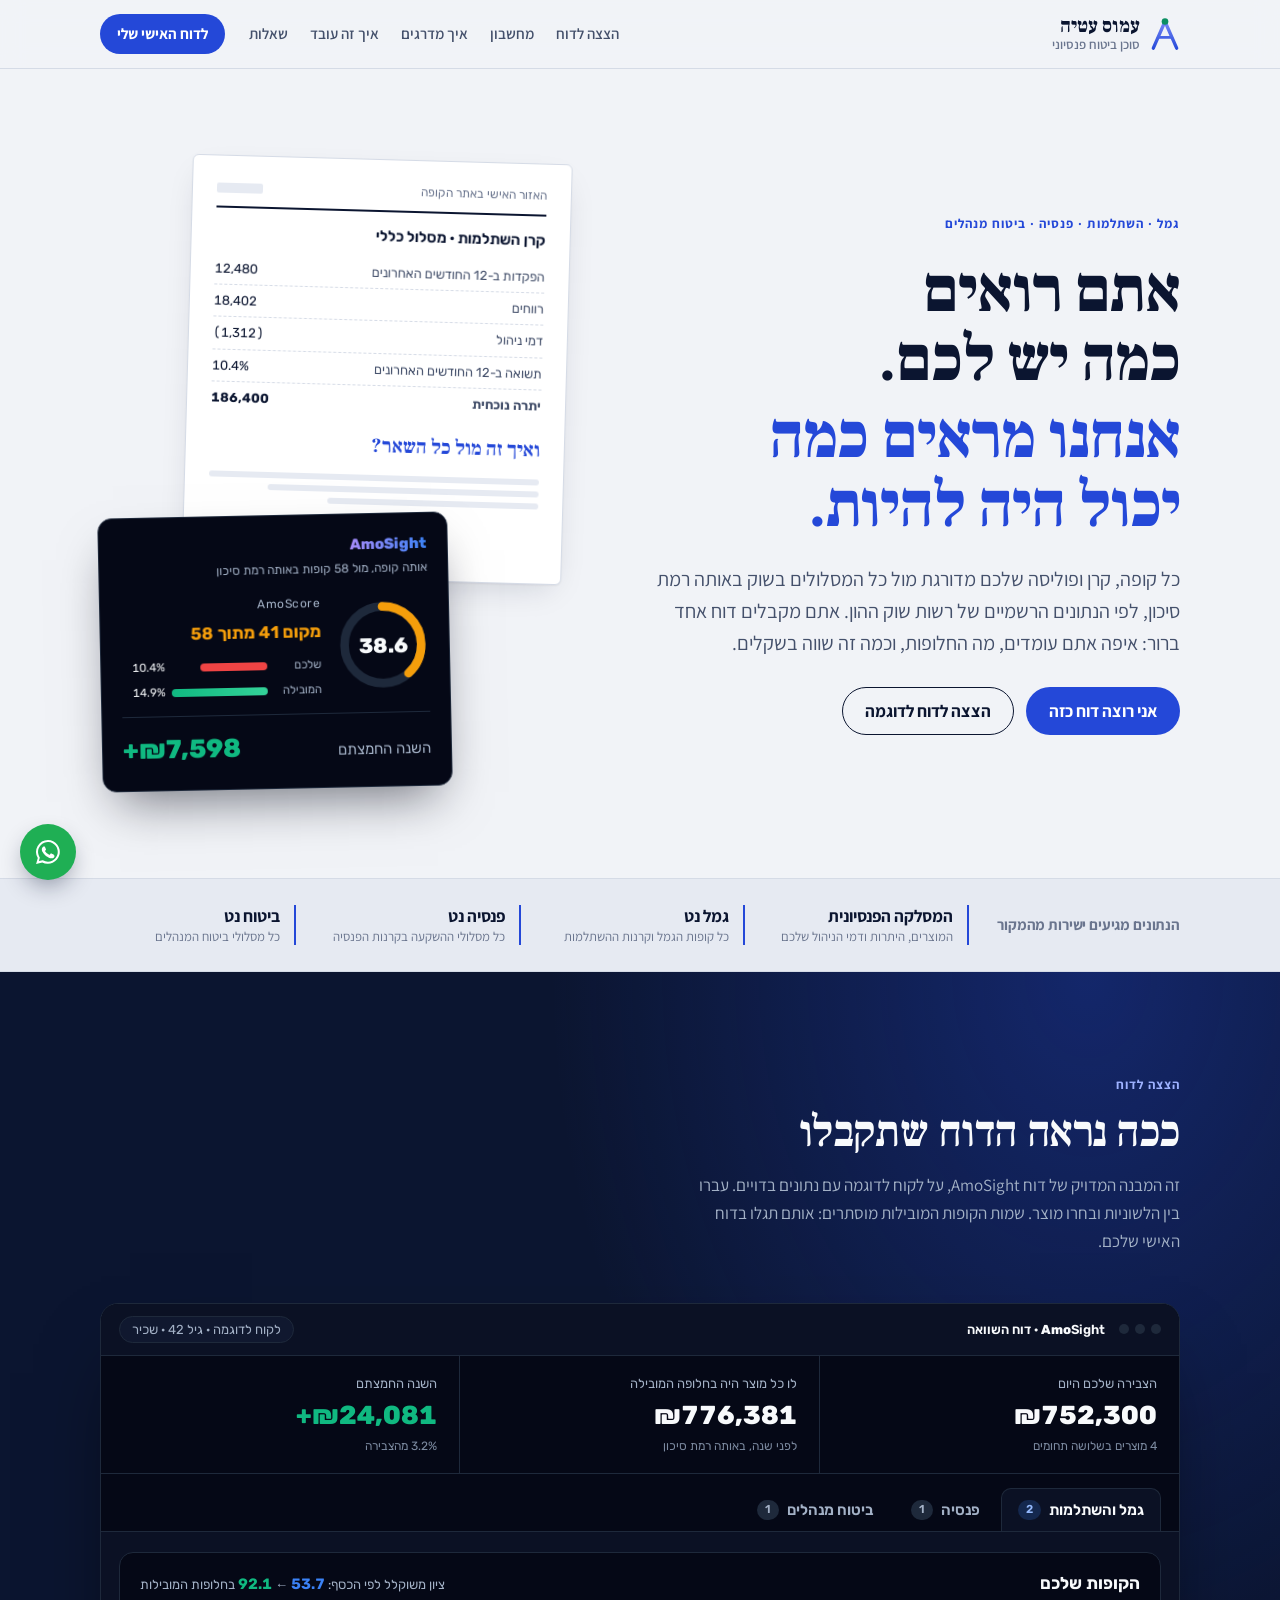
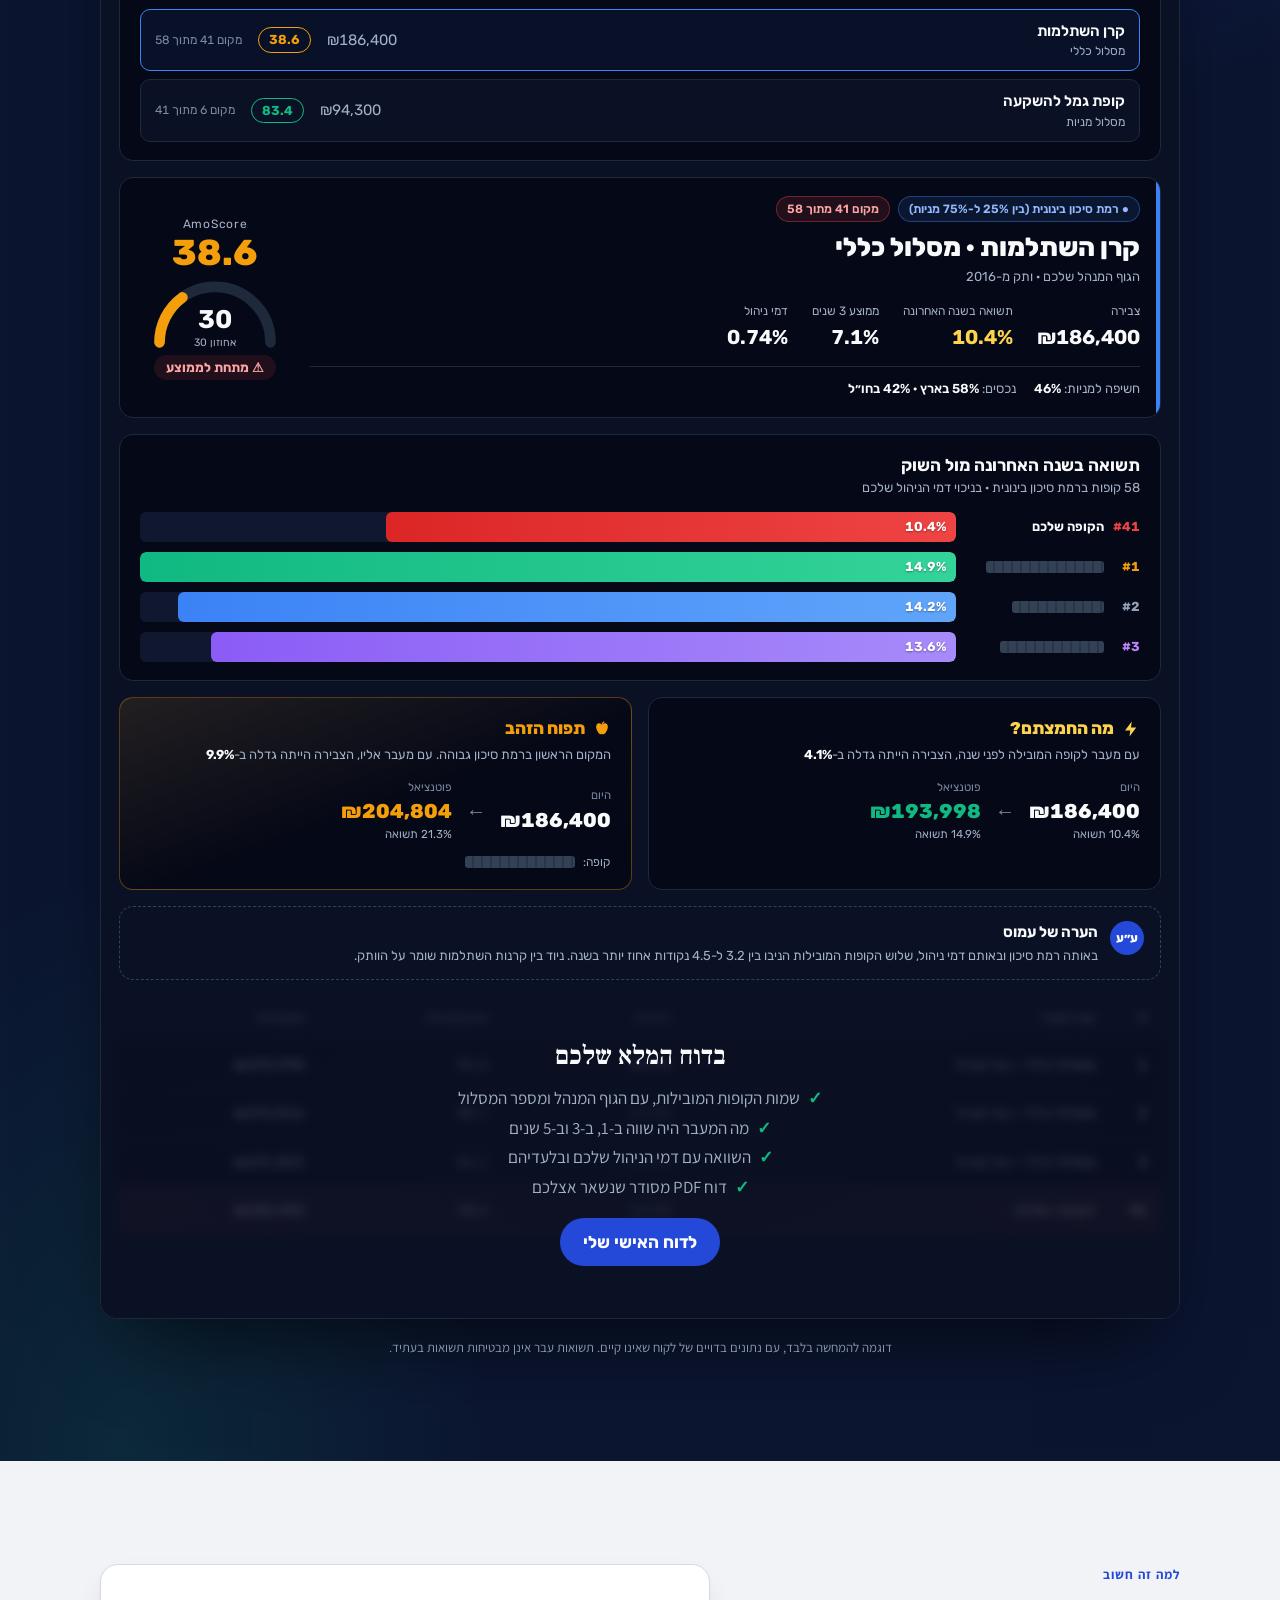
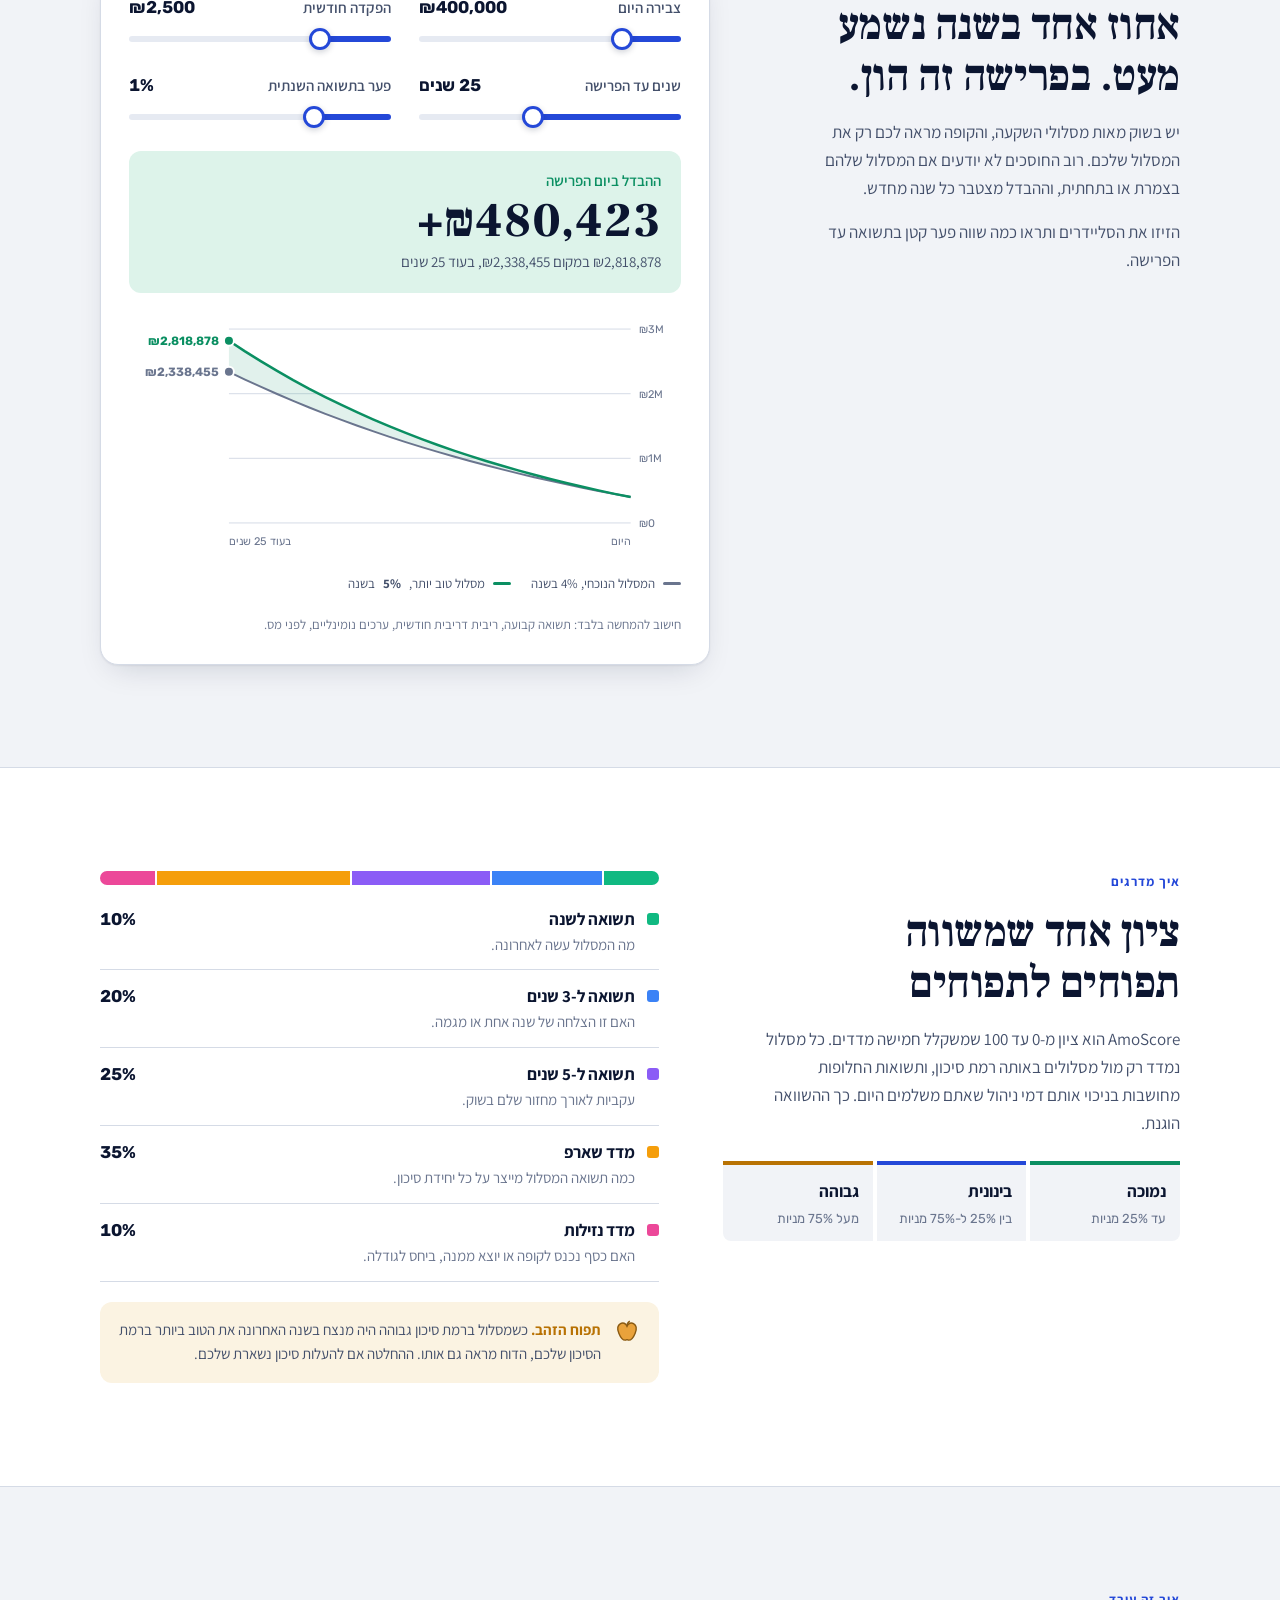
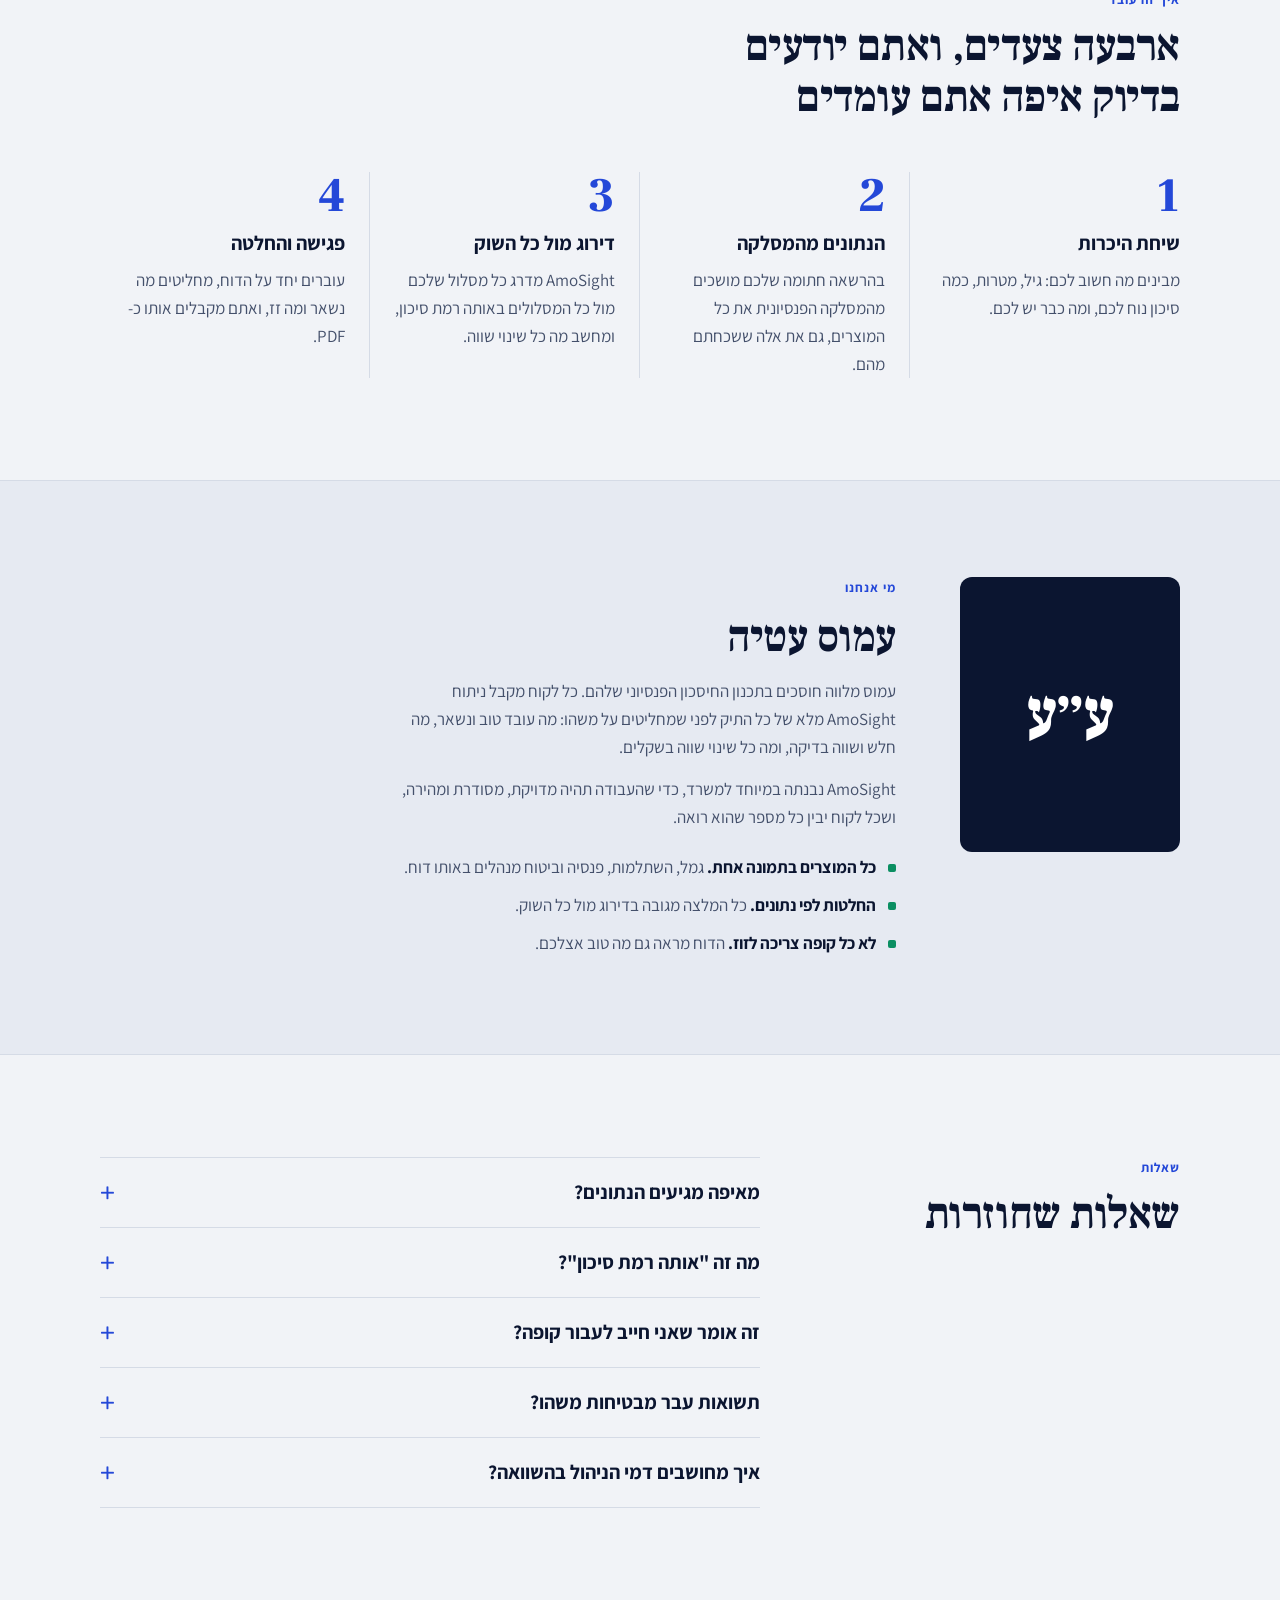
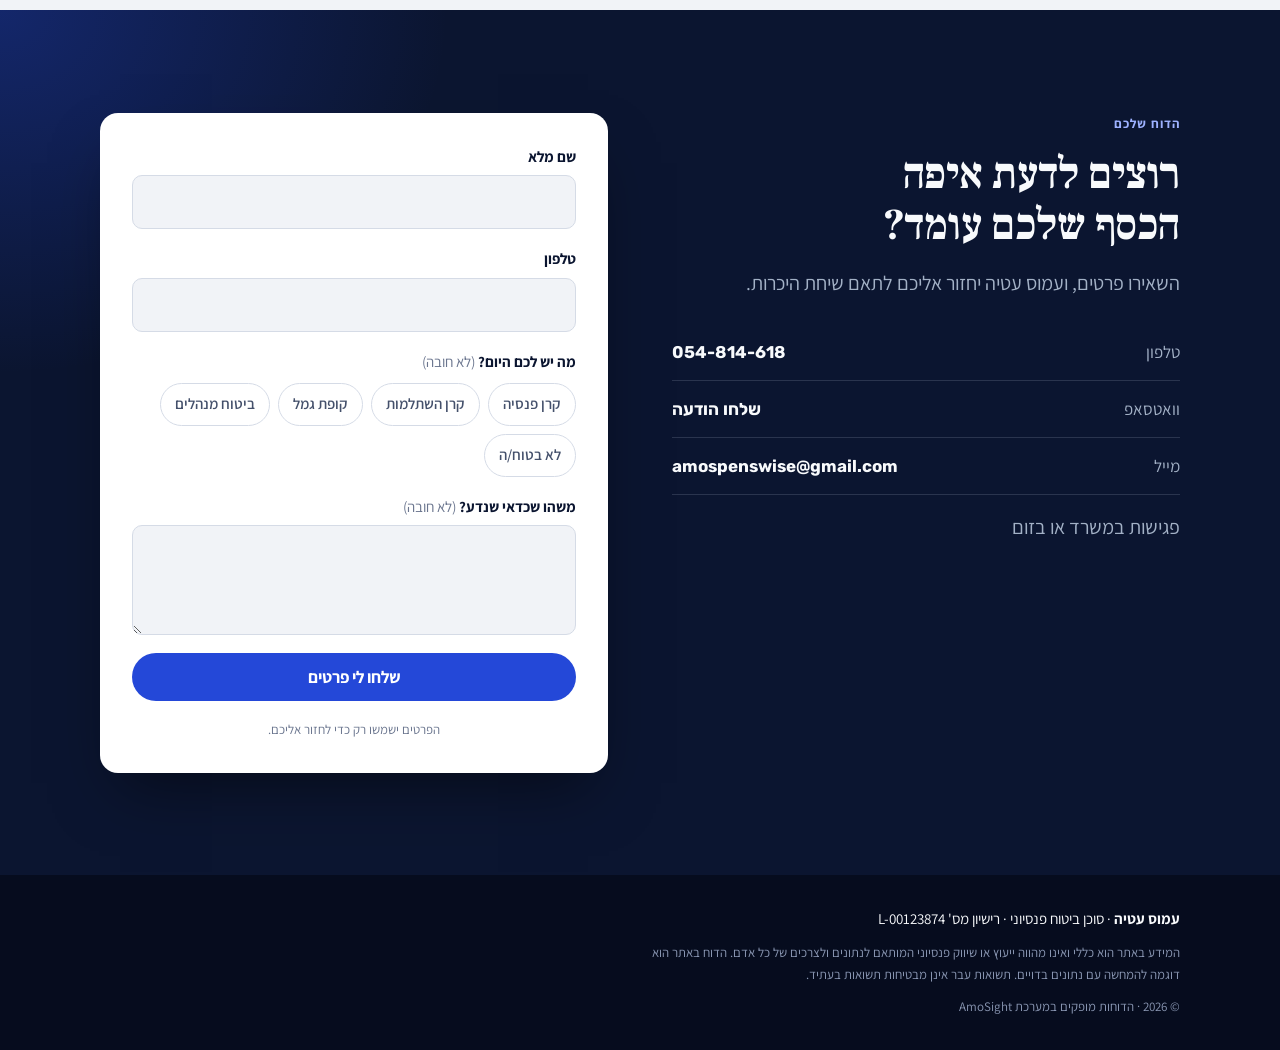
<file: index.html>
<!doctype html>
<html lang="he" dir="rtl">
<head>
  <meta charset="utf-8">
  <meta name="viewport" content="width=device-width, initial-scale=1, viewport-fit=cover">
  <title>עמוס עטיה · תכנון פנסיוני</title>
  <meta name="description" content="כל קופה, קרן ופוליסה שלכם מדורגת מול כל המסלולים בשוק באותה רמת סיכון. דוח אחד ברור: איפה אתם עומדים, מה החלופות, וכמה זה שווה בשקלים.">
  <meta name="theme-color" content="#0B1530">

  <meta property="og:type" content="website">
  <meta property="og:locale" content="he_IL">
  <meta property="og:title" content="עמוס עטיה · כמה הכסף הפנסיוני שלכם יכול היה להרוויח?">
  <meta property="og:description" content="דירוג של כל קופה, קרן ופוליסה שלכם מול כל השוק, בדוח אחד ברור.">
  <!-- Replace with the full URL once the site has a domain: WhatsApp and Facebook need it absolute -->
  <meta property="og:image" content="assets/img/og-image.png">
  <meta property="og:image:width" content="1200">
  <meta property="og:image:height" content="630">
  <meta name="twitter:card" content="summary_large_image">

  <link rel="icon" href="assets/img/logo.svg" type="image/svg+xml">
  <link rel="preconnect" href="https://fonts.googleapis.com">
  <link rel="preconnect" href="https://fonts.gstatic.com" crossorigin>
  <link rel="stylesheet" href="https://fonts.googleapis.com/css2?family=Assistant:wght@400;500;600;700;800&family=Frank+Ruhl+Libre:wght@500;700;900&family=Rubik:wght@400;500;600;700;800&display=swap">
  <link rel="stylesheet" href="assets/css/site.css">
  <script src="assets/js/config.js" defer></script>
  <script src="assets/js/site.js" defer></script>
</head>
<body>
  <a class="skip-link" href="#main">דלגו לתוכן</a>

  <header class="topbar">
    <div class="wrap topbar-inner">
      <a class="brand" href="#top" aria-label="לראש העמוד">
        <img class="brand-mark" src="assets/img/logo.svg" alt="" width="30" height="34">
        <span class="brand-text">
          <span class="brand-name" data-site="advisorName">עמוס עטיה</span>
          <span class="brand-role" data-site="role">תכנון פנסיוני</span>
        </span>
      </a>
      <nav class="nav" aria-label="ניווט ראשי">
        <a href="#peek">הצצה לדוח</a>
        <a href="#gap">מחשבון</a>
        <a href="#score">איך מדרגים</a>
        <a href="#how">איך זה עובד</a>
        <a href="#faq">שאלות</a>
      </nav>
      <a class="btn btn-primary btn-sm" href="#contact">לדוח האישי שלי</a>
    </div>
  </header>

  <main id="main">

    <!-- ─── Hero ──────────────────────────────────────────────────────────── -->
    <section class="hero" id="top">
      <div class="wrap hero-grid">
        <div class="hero-copy">
          <p class="eyebrow">גמל · השתלמות · פנסיה · ביטוח מנהלים</p>
          <h1 class="hero-title">
            אתם רואים כמה יש לכם.
            <span class="hero-title-em">אנחנו מראים כמה יכול היה להיות.</span>
          </h1>
          <p class="lede">
            כל קופה, קרן ופוליסה שלכם מדורגת מול כל המסלולים בשוק באותה רמת סיכון, לפי הנתונים
            הרשמיים של רשות שוק ההון. אתם מקבלים דוח אחד ברור: איפה אתם עומדים, מה החלופות,
            וכמה זה שווה בשקלים.
          </p>
          <div class="hero-cta">
            <a class="btn btn-primary" href="#contact">אני רוצה דוח כזה</a>
            <a class="btn btn-ghost" href="#peek">הצצה לדוח לדוגמה</a>
          </div>
        </div>

        <figure class="hero-visual" aria-label="היתרה כפי שהקופה מציגה אותה, לעומת דירוג AmoSight של אותה קופה">
          <div class="statement">
            <div class="statement-head">
              <span>האזור האישי באתר הקופה</span>
              <span class="statement-logo"></span>
            </div>
            <div class="statement-title">קרן השתלמות · מסלול כללי</div>
            <dl class="statement-rows">
              <div><dt>הפקדות ב-12 החודשים האחרונים</dt><dd>12,480</dd></div>
              <div><dt>רווחים</dt><dd>18,402</dd></div>
              <div><dt>דמי ניהול</dt><dd>(1,312)</dd></div>
              <div><dt>תשואה ב-12 החודשים האחרונים</dt><dd>10.4%</dd></div>
              <div class="statement-total"><dt>יתרה נוכחית</dt><dd>186,400</dd></div>
            </dl>
            <p class="statement-ask">ואיך זה מול כל השאר?</p>
            <div class="statement-lines" aria-hidden="true"><i></i><i></i><i></i></div>
          </div>

          <div class="insight">
            <div class="insight-head">
              <span class="insight-brand">AmoSight</span>
              <span class="insight-sub">אותה קופה, מול 58 קופות באותה רמת סיכון</span>
            </div>
            <div class="insight-main">
              <svg class="insight-ring" viewBox="0 0 96 96" aria-hidden="true">
                <circle cx="48" cy="48" r="40" class="ring-track"></circle>
                <circle cx="48" cy="48" r="40" class="ring-fill"></circle>
                <text x="48" y="48">38.6</text>
              </svg>
              <div class="insight-facts">
                <div class="insight-label">AmoScore</div>
                <div class="insight-rank">מקום 41 מתוך 58</div>
                <div class="insight-bars">
                  <div class="ibar"><span>שלכם</span><b style="--w: 70%" class="ibar-you"></b><em>10.4%</em></div>
                  <div class="ibar"><span>המובילה</span><b style="--w: 100%" class="ibar-top"></b><em>14.9%</em></div>
                </div>
              </div>
            </div>
            <div class="insight-foot">
              <span>השנה החמצתם</span>
              <strong><bdi dir="ltr">+₪7,598</bdi></strong>
            </div>
          </div>
          <figcaption class="sr-only">דוגמה: קרן השתלמות שמדורגת במקום 41 מתוך 58, עם תשואה של 10.4% מול 14.9% בקופה המובילה.</figcaption>
        </figure>
      </div>
    </section>

    <!-- ─── Data sources ──────────────────────────────────────────────────── -->
    <section class="sources" aria-labelledby="sources-title">
      <div class="wrap sources-inner">
        <h2 class="sources-title" id="sources-title">הנתונים מגיעים ישירות מהמקור</h2>
        <ul class="sources-list">
          <li><strong>המסלקה הפנסיונית</strong><span>המוצרים, היתרות ודמי הניהול שלכם</span></li>
          <li><strong>גמל נט</strong><span>כל קופות הגמל וקרנות ההשתלמות</span></li>
          <li><strong>פנסיה נט</strong><span>כל מסלולי ההשקעה בקרנות הפנסיה</span></li>
          <li><strong>ביטוח נט</strong><span>כל מסלולי ביטוח המנהלים</span></li>
        </ul>
      </div>
    </section>

    <!-- ─── Sneak peek ────────────────────────────────────────────────────── -->
    <section class="peek" id="peek" aria-labelledby="peek-title">
      <div class="wrap">
        <div class="section-head section-head--light">
          <p class="eyebrow eyebrow--light">הצצה לדוח</p>
          <h2 id="peek-title">ככה נראה הדוח שתקבלו</h2>
          <p>
            זה המבנה המדויק של דוח AmoSight, על לקוח לדוגמה עם נתונים בדויים. עברו בין הלשוניות
            ובחרו מוצר. שמות הקופות המובילות מוסתרים: אותם תגלו בדוח האישי שלכם.
          </p>
        </div>

        <div class="report" id="report">
          <div class="report-bar">
            <span class="report-dots" aria-hidden="true"><i></i><i></i><i></i></span>
            <span class="report-bar-title"><b>Amo</b>Sight · דוח השוואה</span>
            <span class="report-bar-client">לקוח לדוגמה · גיל 42 · שכיר</span>
          </div>

          <div class="report-overall" id="report-overall"></div>

          <div class="report-tabs" role="tablist" aria-label="סוג המוצר">
            <button class="report-tab" role="tab" id="tab-provident" data-tab="provident" aria-selected="true" aria-controls="report-panel">גמל והשתלמות <span class="tab-count"></span></button>
            <button class="report-tab" role="tab" id="tab-pension" data-tab="pension" aria-selected="false" aria-controls="report-panel" tabindex="-1">פנסיה <span class="tab-count"></span></button>
            <button class="report-tab" role="tab" id="tab-insurance" data-tab="insurance" aria-selected="false" aria-controls="report-panel" tabindex="-1">ביטוח מנהלים <span class="tab-count"></span></button>
          </div>

          <div class="report-panel" id="report-panel" role="tabpanel" aria-labelledby="tab-provident">
            <noscript><p class="report-noscript">כדי לראות את הדוח לדוגמה צריך להפעיל JavaScript בדפדפן.</p></noscript>
          </div>

          <div class="report-locked">
            <div class="locked-table" aria-hidden="true">
              <div class="locked-row locked-row--head"><span>#</span><span>שם הקופה</span><span>תשואה</span><span>AmoScore</span><span>פוטנציאל</span></div>
              <div class="locked-row"><span>1</span><span>מסלול כללי · גוף מנהל</span><span>14.9%</span><span>91.2</span><span>₪193,998</span></div>
              <div class="locked-row"><span>2</span><span>מסלול כללי · גוף מנהל</span><span>14.2%</span><span>88.7</span><span>₪192,816</span></div>
              <div class="locked-row"><span>3</span><span>מסלול כללי · גוף מנהל</span><span>13.6%</span><span>86.1</span><span>₪191,803</span></div>
              <div class="locked-row locked-row--you"><span>41</span><span>הקופה שלכם</span><span>10.4%</span><span>38.6</span><span>₪186,400</span></div>
            </div>
            <div class="locked-cta">
              <h3>בדוח המלא שלכם</h3>
              <ul>
                <li>שמות הקופות המובילות, עם הגוף המנהל ומספר המסלול</li>
                <li>מה המעבר היה שווה ב-1, ב-3 וב-5 שנים</li>
                <li>השוואה עם דמי הניהול שלכם ובלעדיהם</li>
                <li>דוח PDF מסודר שנשאר אצלכם</li>
              </ul>
              <a class="btn btn-primary" href="#contact">לדוח האישי שלי</a>
            </div>
          </div>
        </div>

        <p class="peek-disclaimer">
          דוגמה להמחשה בלבד, עם נתונים בדויים של לקוח שאינו קיים. תשואות עבר אינן מבטיחות תשואות בעתיד.
        </p>
      </div>
    </section>

    <!-- ─── The gap ───────────────────────────────────────────────────────── -->
    <section class="gap" id="gap" aria-labelledby="gap-title">
      <div class="wrap gap-grid">
        <div class="gap-copy">
          <p class="eyebrow">למה זה חשוב</p>
          <h2 id="gap-title">אחוז אחד בשנה נשמע מעט. בפרישה זה הון.</h2>
          <p>
            יש בשוק מאות מסלולי השקעה, והקופה מראה לכם רק את המסלול שלכם. רוב החוסכים לא יודעים אם
            המסלול שלהם בצמרת או בתחתית, וההבדל מצטבר כל שנה מחדש.
          </p>
          <p>
            הזיזו את הסליידרים ותראו כמה שווה פער קטן בתשואה עד הפרישה.
          </p>
        </div>

        <div class="calc" id="calc">
          <form class="calc-inputs" id="calc-form" aria-label="נתוני המחשבון">
            <div class="calc-field">
              <label for="calc-balance">צבירה היום</label>
              <output id="calc-balance-out" for="calc-balance"></output>
              <input type="range" id="calc-balance" min="0" max="2000000" step="10000" value="400000">
            </div>
            <div class="calc-field">
              <label for="calc-deposit">הפקדה חודשית</label>
              <output id="calc-deposit-out" for="calc-deposit"></output>
              <input type="range" id="calc-deposit" min="0" max="10000" step="100" value="2500">
            </div>
            <div class="calc-field">
              <label for="calc-years">שנים עד הפרישה</label>
              <output id="calc-years-out" for="calc-years"></output>
              <input type="range" id="calc-years" min="5" max="40" step="1" value="25">
            </div>
            <div class="calc-field">
              <label for="calc-gap">פער בתשואה השנתית</label>
              <output id="calc-gap-out" for="calc-gap"></output>
              <input type="range" id="calc-gap" min="0.25" max="3" step="0.25" value="1">
            </div>
          </form>

          <div class="calc-result" aria-live="polite">
            <div class="calc-result-label">ההבדל ביום הפרישה</div>
            <div class="calc-result-value" id="calc-diff"><bdi dir="ltr">+₪480,662</bdi></div>
            <div class="calc-result-sub" id="calc-sub"></div>
          </div>

          <div class="calc-chart" id="calc-chart">
            <svg id="calc-svg" role="img" aria-labelledby="calc-svg-title"><title id="calc-svg-title">צמיחת החיסכון בשני המסלולים</title></svg>
            <div class="calc-tip" id="calc-tip" hidden></div>
          </div>
          <div class="calc-legend">
            <span><i class="lg lg-base"></i>המסלול הנוכחי, 4% בשנה</span>
            <span><i class="lg lg-better"></i>מסלול טוב יותר, <b id="calc-legend-rate">5%</b> בשנה</span>
          </div>
          <p class="calc-note">חישוב להמחשה בלבד: תשואה קבועה, ריבית דריבית חודשית, ערכים נומינליים, לפני מס.</p>
        </div>
      </div>
    </section>

    <!-- ─── AmoScore ──────────────────────────────────────────────────────── -->
    <section class="score" id="score" aria-labelledby="score-title">
      <div class="wrap score-grid">
        <div class="score-copy">
          <p class="eyebrow">איך מדרגים</p>
          <h2 id="score-title">ציון אחד שמשווה תפוחים לתפוחים</h2>
          <p>
            AmoScore הוא ציון מ-0 עד 100 שמשקלל חמישה מדדים. כל מסלול נמדד רק מול מסלולים באותה
            רמת סיכון, ותשואות החלופות מחושבות בניכוי אותם דמי ניהול שאתם משלמים היום. כך ההשוואה הוגנת.
          </p>
          <div class="bands" aria-label="רמות סיכון לפי חשיפה למניות">
            <div class="band band--low"><b>נמוכה</b><span>עד 25% מניות</span></div>
            <div class="band band--mid"><b>בינונית</b><span>בין 25% ל-75% מניות</span></div>
            <div class="band band--high"><b>גבוהה</b><span>מעל 75% מניות</span></div>
          </div>
        </div>

        <div class="weights">
          <div class="weights-bar" aria-hidden="true">
            <span class="w w1" style="--w: 10"></span>
            <span class="w w3" style="--w: 20"></span>
            <span class="w w5" style="--w: 25"></span>
            <span class="w ws" style="--w: 35"></span>
            <span class="w wl" style="--w: 10"></span>
          </div>
          <ol class="weights-list">
            <li><i class="w1"></i><b>תשואה לשנה</b><span class="pct">10%</span><p>מה המסלול עשה לאחרונה.</p></li>
            <li><i class="w3"></i><b>תשואה ל-3 שנים</b><span class="pct">20%</span><p>האם זו הצלחה של שנה אחת או מגמה.</p></li>
            <li><i class="w5"></i><b>תשואה ל-5 שנים</b><span class="pct">25%</span><p>עקביות לאורך מחזור שלם בשוק.</p></li>
            <li><i class="ws"></i><b>מדד שארפ</b><span class="pct">35%</span><p>כמה תשואה המסלול מייצר על כל יחידת סיכון.</p></li>
            <li><i class="wl"></i><b>מדד נזילות</b><span class="pct">10%</span><p>האם כסף נכנס לקופה או יוצא ממנה, ביחס לגודלה.</p></li>
          </ol>
          <div class="golden-note">
            <svg viewBox="0 0 24 24" aria-hidden="true"><path d="M12 7c-1-2.6-3.6-3.4-5.6-2.2C4 6.2 3.6 9.6 5 13c1.3 3.2 3.6 6 5.4 6 .7 0 1-.4 1.6-.4s.9.4 1.6.4c1.8 0 4.1-2.8 5.4-6 1.4-3.4 1-6.8-1.4-8.2C15.6 3.6 13 4.4 12 7Z"/><path d="M12 7c0-2 .8-3.6 2.4-4.4" fill="none"/></svg>
            <p><b>תפוח הזהב.</b> כשמסלול ברמת סיכון גבוהה היה מנצח בשנה האחרונה את הטוב ביותר ברמת הסיכון שלכם, הדוח מראה גם אותו. ההחלטה אם להעלות סיכון נשארת שלכם.</p>
          </div>
        </div>
      </div>
    </section>

    <!-- ─── How it works ──────────────────────────────────────────────────── -->
    <section class="how" id="how" aria-labelledby="how-title">
      <div class="wrap">
        <div class="section-head">
          <p class="eyebrow">איך זה עובד</p>
          <h2 id="how-title">ארבעה צעדים, ואתם יודעים בדיוק איפה אתם עומדים</h2>
        </div>
        <ol class="steps">
          <li>
            <span class="step-num">1</span>
            <h3>שיחת היכרות</h3>
            <p>מבינים מה חשוב לכם: גיל, מטרות, כמה סיכון נוח לכם, ומה כבר יש לכם.</p>
          </li>
          <li>
            <span class="step-num">2</span>
            <h3>הנתונים מהמסלקה</h3>
            <p>בהרשאה חתומה שלכם מושכים מהמסלקה הפנסיונית את כל המוצרים, גם את אלה ששכחתם מהם.</p>
          </li>
          <li>
            <span class="step-num">3</span>
            <h3>דירוג מול כל השוק</h3>
            <p>AmoSight מדרג כל מסלול שלכם מול כל המסלולים באותה רמת סיכון, ומחשב מה כל שינוי שווה.</p>
          </li>
          <li>
            <span class="step-num">4</span>
            <h3>פגישה והחלטה</h3>
            <p>עוברים יחד על הדוח, מחליטים מה נשאר ומה זז, ואתם מקבלים אותו כ-PDF.</p>
          </li>
        </ol>
      </div>
    </section>

    <!-- ─── About ─────────────────────────────────────────────────────────── -->
    <section class="about" id="about" aria-labelledby="about-title">
      <div class="wrap about-grid">
        <div class="about-mark" aria-hidden="true">
          <!-- Swap for a photo: <img src="assets/img/amos.jpg" alt="עמוס עטיה"> -->
          <span>ע״ע</span>
        </div>
        <div class="about-copy">
          <p class="eyebrow">מי אנחנו</p>
          <h2 id="about-title"><span data-site="advisorName">עמוס עטיה</span></h2>
          <p>
            עמוס מלווה חוסכים בתכנון החיסכון הפנסיוני שלהם. כל לקוח מקבל ניתוח AmoSight מלא של כל
            התיק לפני שמחליטים על משהו: מה עובד טוב ונשאר, מה חלש ושווה בדיקה, ומה כל שינוי שווה בשקלים.
          </p>
          <p>
            AmoSight נבנתה במיוחד למשרד, כדי שהעבודה תהיה מדויקת, מסודרת ומהירה, ושכל לקוח יבין כל מספר שהוא רואה.
          </p>
          <ul class="about-points">
            <li><b>כל המוצרים בתמונה אחת.</b> גמל, השתלמות, פנסיה וביטוח מנהלים באותו דוח.</li>
            <li><b>החלטות לפי נתונים.</b> כל המלצה מגובה בדירוג מול כל השוק.</li>
            <li><b>לא כל קופה צריכה לזוז.</b> הדוח מראה גם מה טוב אצלכם.</li>
          </ul>
        </div>
      </div>
    </section>

    <!-- ─── FAQ ───────────────────────────────────────────────────────────── -->
    <section class="faq" id="faq" aria-labelledby="faq-title">
      <div class="wrap faq-grid">
        <div class="section-head">
          <p class="eyebrow">שאלות</p>
          <h2 id="faq-title">שאלות שחוזרות</h2>
        </div>
        <div class="faq-list">
          <details>
            <summary>מאיפה מגיעים הנתונים?</summary>
            <p>
              המוצרים שלכם, היתרות ודמי הניהול מגיעים מהמסלקה הפנסיונית. התשואות, החשיפה למניות
              ושאר המדדים של כל מסלול בשוק מגיעים מגמל נט, פנסיה נט וביטוח נט, המאגרים הרשמיים של
              רשות שוק ההון.
            </p>
          </details>
          <details>
            <summary>מה זה "אותה רמת סיכון"?</summary>
            <p>
              כל מסלול מסווג לפי החשיפה שלו למניות: נמוכה עד 25%, בינונית עד 75%, וגבוהה מעל זה.
              המסלול שלכם מושווה רק למסלולים באותה רמה, כך שלא משווים מסלול סולידי למסלול מניות.
            </p>
          </details>
          <details>
            <summary>זה אומר שאני חייב לעבור קופה?</summary>
            <p>
              לא. הדוח מראה גם מה עובד טוב אצלכם. לפעמים מספיק להחליף מסלול השקעה בתוך אותה קופה,
              ולפעמים עדיף להישאר. את ההחלטה מקבלים יחד, אחרי שעוברים על המספרים.
            </p>
          </details>
          <details>
            <summary>תשואות עבר מבטיחות משהו?</summary>
            <p>
              לא. בגלל זה AmoScore לא מסתכל רק על השנה האחרונה: תשואות של 3 ו-5 שנים ומדד שארפ
              מקבלים יחד את רוב המשקל בציון.
            </p>
          </details>
          <details>
            <summary>איך מחושבים דמי הניהול בהשוואה?</summary>
            <p>
              החלופות מחושבות בניכוי אותם דמי ניהול שאתם משלמים היום, כך שרואים את ההבדל בביצועים
              בלבד. בפנסיה ובביטוח מנהלים נכנסים לחישוב גם דמי הניהול מההפקדות.
            </p>
          </details>
        </div>
      </div>
    </section>

    <!-- ─── Contact ───────────────────────────────────────────────────────── -->
    <section class="contact" id="contact" aria-labelledby="contact-title">
      <div class="wrap contact-grid">
        <div class="contact-copy">
          <p class="eyebrow eyebrow--light">הדוח שלכם</p>
          <h2 id="contact-title">רוצים לדעת איפה הכסף שלכם עומד?</h2>
          <p>השאירו פרטים, ו<span data-site="advisorName">עמוס עטיה</span> יחזור אליכם לתאם שיחת היכרות.</p>
          <ul class="contact-direct">
            <li data-site-row="phone">
              <span>טלפון</span>
              <a data-site="phone" data-site-href="tel" href="#" dir="ltr">050-000-0000</a>
            </li>
            <li data-site-row="whatsapp">
              <span>וואטסאפ</span>
              <a data-site-href="whatsapp" href="#" target="_blank" rel="noopener">שלחו הודעה</a>
            </li>
            <li data-site-row="email">
              <span>מייל</span>
              <a data-site="email" data-site-href="mailto" href="#" dir="ltr"></a>
            </li>
          </ul>
          <p class="contact-area" data-site="area"></p>
        </div>

        <form class="lead-form" id="lead-form" novalidate>
          <div class="field">
            <label for="lead-name">שם מלא</label>
            <input id="lead-name" name="name" type="text" autocomplete="name" required>
            <p class="field-error" id="lead-name-error" hidden>כתבו את השם, כדי שנדע איך לפנות אליכם.</p>
          </div>
          <div class="field">
            <label for="lead-phone">טלפון</label>
            <input id="lead-phone" name="phone" type="tel" inputmode="tel" autocomplete="tel" dir="ltr" required>
            <p class="field-error" id="lead-phone-error" hidden>כתבו מספר טלפון ישראלי, למשל 050-1234567.</p>
          </div>
          <fieldset class="field">
            <legend>מה יש לכם היום? <span class="optional">(לא חובה)</span></legend>
            <div class="chips">
              <label class="chip"><input type="checkbox" id="lead-p-pension" name="products" value="קרן פנסיה"><span>קרן פנסיה</span></label>
              <label class="chip"><input type="checkbox" id="lead-p-hishtalmut" name="products" value="קרן השתלמות"><span>קרן השתלמות</span></label>
              <label class="chip"><input type="checkbox" id="lead-p-gemel" name="products" value="קופת גמל"><span>קופת גמל</span></label>
              <label class="chip"><input type="checkbox" id="lead-p-insurance" name="products" value="ביטוח מנהלים"><span>ביטוח מנהלים</span></label>
              <label class="chip"><input type="checkbox" id="lead-p-unsure" name="products" value="לא בטוח/ה"><span>לא בטוח/ה</span></label>
            </div>
          </fieldset>
          <div class="field">
            <label for="lead-note">משהו שכדאי שנדע? <span class="optional">(לא חובה)</span></label>
            <textarea id="lead-note" name="note" rows="3"></textarea>
          </div>
          <button class="btn btn-primary btn-block" type="submit" id="lead-submit">שלחו לי פרטים</button>
          <p class="form-hint" id="lead-hint">הפרטים ישמשו רק כדי לחזור אליכם.</p>
          <p class="form-status" id="lead-status" role="status" hidden></p>
        </form>
      </div>
    </section>
  </main>

  <footer class="footer">
    <div class="wrap footer-inner">
      <div class="footer-brand">
        <b data-site="advisorName">עמוס עטיה</b> · <span data-site="role">תכנון פנסיוני</span>
        <span class="footer-license" data-site-row="license">· רישיון מס' <span data-site="license"></span></span>
      </div>
      <p class="footer-legal">
        המידע באתר הוא כללי ואינו מהווה ייעוץ או שיווק פנסיוני המותאם לנתונים ולצרכים של כל אדם.
        הדוח באתר הוא דוגמה להמחשה עם נתונים בדויים. תשואות עבר אינן מבטיחות תשואות בעתיד.
      </p>
      <p class="footer-copy">© <span id="year">2026</span> · הדוחות מופקים במערכת AmoSight</p>
    </div>
  </footer>

  <a class="wa-float" data-site-href="whatsapp" data-site-row="whatsapp" href="#" target="_blank" rel="noopener" aria-label="שלחו הודעת וואטסאפ">
    <svg viewBox="0 0 32 32" aria-hidden="true"><path d="M16 3.2A12.7 12.7 0 0 0 5.1 22.4L3.3 28.8l6.6-1.7A12.7 12.7 0 1 0 16 3.2Zm0 23.2c-1.9 0-3.8-.5-5.4-1.5l-.4-.2-3.9 1 1-3.8-.3-.4A10.5 10.5 0 1 1 16 26.4Zm5.8-7.9c-.3-.2-1.9-.9-2.2-1-.3-.1-.5-.2-.7.2l-1 1.2c-.2.2-.4.2-.7.1a8.6 8.6 0 0 1-4.3-3.7c-.3-.6.3-.5.9-1.7.1-.2 0-.4 0-.5l-1-2.4c-.3-.6-.5-.5-.7-.5h-.6c-.2 0-.6.1-.9.4-.3.3-1.2 1.1-1.2 2.8s1.2 3.2 1.4 3.5c.2.2 2.4 3.6 5.7 5 2.1.9 2.9 1 4 .8.6-.1 1.9-.8 2.2-1.5.3-.7.3-1.4.2-1.5-.1-.1-.3-.2-.6-.3Z"/></svg>
  </a>
</body>
</html>
</file>
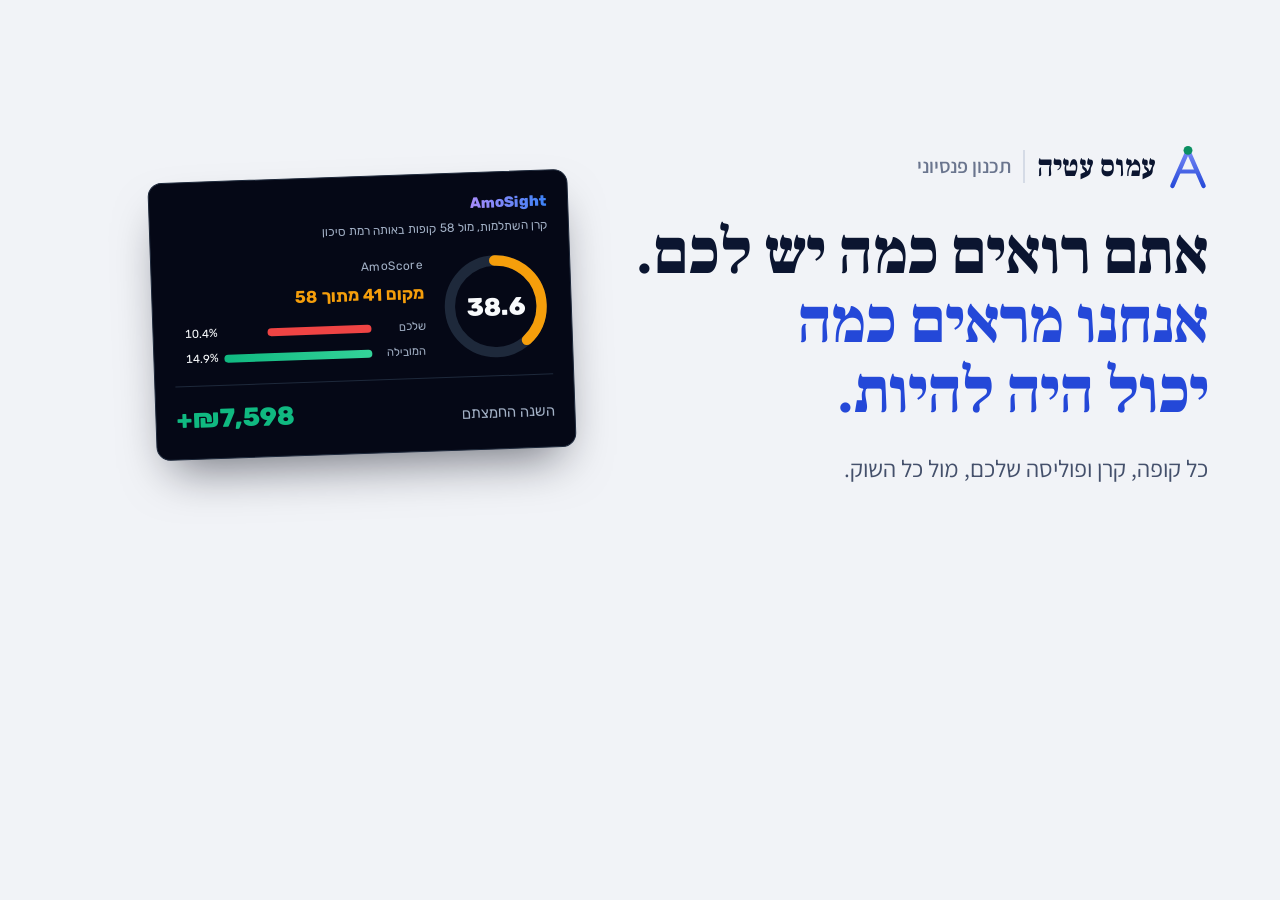
<file: og/og.html>
<!doctype html>
<!-- Source of assets/img/og-image.png (the link preview in WhatsApp and Facebook). See README to regenerate. -->
<html lang="he" dir="rtl">
<head>
<meta charset="utf-8">
<link rel="stylesheet" href="https://fonts.googleapis.com/css2?family=Assistant:wght@400;600;700&family=Frank+Ruhl+Libre:wght@700;900&family=Rubik:wght@400;600;700;800&display=swap">
<link rel="stylesheet" href="../assets/css/site.css">
<style>
  html, body { width: 1200px; height: 630px; margin: 0; overflow: hidden; }
  body { background: var(--paper); }
  .og { display: grid; grid-template-columns: 1fr 420px; gap: 56px; align-items: center; height: 100%; padding: 0 72px; }
  .og-brand { display: flex; align-items: center; gap: 12px; margin-bottom: 28px; }
  .og-brand img { width: 40px; height: 46px; }
  .og-brand b { font-family: var(--font-display); font-weight: 900; font-size: 30px; }
  .og-brand span { color: var(--ink-3); font-weight: 600; font-size: 20px; padding-inline-start: 12px; border-inline-start: 2px solid var(--line); }
  .og h1 { font-family: var(--font-display); font-weight: 900; font-size: 64px; line-height: 1.08; letter-spacing: -0.015em; }
  .og h1 em { font-style: normal; color: var(--cobalt); display: block; }
  .og p { margin-top: 22px; font-size: 24px; color: var(--ink-2); }
  .og .insight { margin: 0; width: 420px; transform: rotate(-2deg); animation: none; }
  .og .ring-fill { animation: none; }
  .og .insight-ring { width: 110px; height: 110px; }
</style>
</head>
<body>
  <div class="og">
    <div>
      <div class="og-brand"><img src="../assets/img/logo.svg" alt=""><b>עמוס עטיה</b><span class="og-role">תכנון פנסיוני</span></div>
      <h1>אתם רואים כמה יש לכם. <em>אנחנו מראים כמה יכול היה להיות.</em></h1>
      <p>כל קופה, קרן ופוליסה שלכם, מול כל השוק.</p>
    </div>
    <div class="insight">
      <div class="insight-head">
        <span class="insight-brand">AmoSight</span>
        <span class="insight-sub">קרן השתלמות, מול 58 קופות באותה רמת סיכון</span>
      </div>
      <div class="insight-main">
        <svg class="insight-ring" viewBox="0 0 96 96"><circle cx="48" cy="48" r="40" class="ring-track"></circle><circle cx="48" cy="48" r="40" class="ring-fill"></circle><text x="48" y="48">38.6</text></svg>
        <div class="insight-facts">
          <div class="insight-label">AmoScore</div>
          <div class="insight-rank">מקום 41 מתוך 58</div>
          <div class="insight-bars">
            <div class="ibar"><span>שלכם</span><b style="--w: 70%" class="ibar-you"></b><em>10.4%</em></div>
            <div class="ibar"><span>המובילה</span><b style="--w: 100%" class="ibar-top"></b><em>14.9%</em></div>
          </div>
        </div>
      </div>
      <div class="insight-foot"><span>השנה החמצתם</span><strong><bdi dir="ltr">+₪7,598</bdi></strong></div>
    </div>
  </div>
</body>
</html>
</file>
<file: assets/css/site.css>
/* Layout: a right-aligned reading column on cool statement paper; the dark AmoSight report
   is the page's one bold object, set in an ink band like a screen laid on a desk of paperwork. */
:root {
  color-scheme: light;

  /* Paper and ink: the world of fund statements */
  --paper:      #F1F3F7;
  --paper-2:    #E6EAF2;
  --surface:    #FFFFFF;
  --ink:        #0B1530;
  --ink-2:      #44506B;
  --ink-3:      #6A758E;
  --line:       #D5DBE6;
  --cobalt:     #2448D8;
  --cobalt-2:   #1A36A8;
  --cobalt-soft:#E3E9FC;
  --gain:       #0B8F62;
  --gain-soft:  #DDF3EA;
  --gold:       #B87204;
  --danger:     #C2342B;

  /* The report screen: AmoSight's own palette */
  --r-bg:     #050816;
  --r-card:   #0B1124;
  --r-card-2: #10182F;
  --r-line:   #1E293B;
  --r-fg:     #F8FAFC;
  --r-fg-2:   #A3B1C6;
  --r-fg-3:   #7C8AA0;
  --r-green:  #10B981;
  --r-blue:   #3B82F6;
  --r-purple: #8B5CF6;
  --r-amber:  #F59E0B;
  --r-red:    #EF4444;
  --r-pink:   #EC4899;

  --font-display: 'Frank Ruhl Libre', 'David Libre', 'Times New Roman', serif;
  --font-body:    'Assistant', 'Arial Hebrew', Arial, sans-serif;
  --font-data:    'Rubik', 'Assistant', Arial, sans-serif;

  --t-xs:  0.8125rem;
  --t-sm:  0.9375rem;
  --t-md:  1.0625rem;
  --t-lg:  1.25rem;
  --t-xl:  1.625rem;
  --t-2xl: clamp(1.85rem, 1.2rem + 2.4vw, 2.75rem);
  --t-3xl: clamp(2.25rem, 1.3rem + 3.9vw, 4rem);

  --radius: 14px;
  --gutter: clamp(16px, 4vw, 40px);
  --shadow: 0 1px 2px rgba(11, 21, 48, .06), 0 12px 32px -12px rgba(11, 21, 48, .18);
}

/* ─── Base ─────────────────────────────────────────────────────────────── */
*, *::before, *::after { box-sizing: border-box; }

html {
  scroll-behavior: smooth;
  scroll-padding-top: 84px;
  -webkit-text-size-adjust: 100%;
}

body {
  margin: 0;
  background: var(--paper);
  color: var(--ink);
  font-family: var(--font-body);
  font-size: var(--t-md);
  line-height: 1.65;
  overflow-x: hidden;
}

[hidden] { display: none !important; }
img, svg { max-width: 100%; }
h1, h2, h3 { margin: 0; text-wrap: balance; }
p { margin: 0; }
a { color: inherit; }

h2 {
  font-family: var(--font-display);
  font-weight: 700;
  font-size: var(--t-2xl);
  line-height: 1.15;
  letter-spacing: -0.01em;
}

h3 { font-size: var(--t-lg); font-weight: 700; line-height: 1.3; }

:focus-visible {
  outline: 3px solid var(--cobalt);
  outline-offset: 3px;
  border-radius: 6px;
}

.wrap {
  width: 100%;
  max-width: 1160px;
  margin-inline: auto;
  padding-inline: var(--gutter);
}

.sr-only {
  position: absolute; width: 1px; height: 1px; padding: 0; margin: -1px;
  overflow: hidden; clip: rect(0 0 0 0); white-space: nowrap; border: 0;
}

.skip-link {
  position: absolute;
  inset-inline-start: 12px;
  top: -60px;
  z-index: 200;
  background: var(--ink);
  color: var(--surface);
  padding: 10px 16px;
  border-radius: 8px;
  text-decoration: none;
}
.skip-link:focus { top: 12px; }

.eyebrow {
  font-size: var(--t-xs);
  font-weight: 700;
  letter-spacing: .08em;
  color: var(--cobalt);
}
.eyebrow--light { color: #9DB1FF; }

.section-head {
  display: grid;
  gap: 12px;
  max-width: 62ch;
  margin-bottom: clamp(28px, 4vw, 48px);
}
.section-head p:not(.eyebrow) { color: var(--ink-2); }
.section-head--light h2 { color: var(--r-fg); }
.section-head--light p:not(.eyebrow) { color: var(--r-fg-2); }

/* ─── Buttons ──────────────────────────────────────────────────────────── */
.btn {
  display: inline-flex;
  align-items: center;
  justify-content: center;
  gap: 8px;
  min-height: 48px;
  padding: 0 22px;
  border-radius: 999px;
  border: 1.5px solid transparent;
  font: inherit;
  font-weight: 700;
  font-size: var(--t-md);
  text-decoration: none;
  cursor: pointer;
  transition: background .15s, color .15s, border-color .15s, transform .15s;
}
.btn:active { transform: translateY(1px); }
.btn-primary { background: var(--cobalt); color: #fff; }
.btn-primary:hover { background: var(--cobalt-2); }
.btn-ghost { border-color: var(--ink); color: var(--ink); background: transparent; }
.btn-ghost:hover { background: var(--ink); color: var(--paper); }
.btn-sm { min-height: 40px; padding: 0 16px; font-size: var(--t-sm); }
.btn-block { width: 100%; }

/* ─── Top bar ──────────────────────────────────────────────────────────── */
.topbar {
  position: sticky;
  top: env(safe-area-inset-top, 0px);
  z-index: 100;
  background: color-mix(in srgb, var(--paper) 88%, transparent);
  backdrop-filter: blur(12px);
  -webkit-backdrop-filter: blur(12px);
  border-bottom: 1px solid var(--line);
}

.topbar-inner {
  display: flex;
  align-items: center;
  gap: 24px;
  min-height: 68px;
}

.brand {
  display: flex;
  align-items: center;
  gap: 10px;
  text-decoration: none;
}
.brand-mark { width: 30px; height: 34px; }
.brand-text { display: grid; line-height: 1.15; }
.brand-name { font-family: var(--font-display); font-weight: 900; font-size: var(--t-lg); }
.brand-role { font-size: var(--t-xs); color: var(--ink-3); font-weight: 600; }

.nav {
  display: flex;
  gap: 22px;
  margin-inline-start: auto;
  font-size: var(--t-sm);
  font-weight: 600;
}
.nav a { text-decoration: none; color: var(--ink-2); }
.nav a:hover { color: var(--cobalt); }

@media (max-width: 900px) {
  .nav { display: none; }
  .topbar .btn { margin-inline-start: auto; }
}

/* ─── Hero ─────────────────────────────────────────────────────────────── */
.hero { padding-block: clamp(40px, 7vw, 96px) clamp(48px, 7vw, 88px); }

.hero-grid {
  display: grid;
  grid-template-columns: minmax(0, 1.08fr) minmax(0, .92fr);
  gap: clamp(32px, 5vw, 72px);
  align-items: center;
}

.hero-copy { display: grid; gap: 22px; min-width: 0; }

.hero-title {
  font-family: var(--font-display);
  font-weight: 900;
  font-size: var(--t-3xl);
  line-height: 1.08;
  letter-spacing: -0.015em;
}
.hero-title-em {
  display: block;
  color: var(--cobalt);
  margin-top: .12em;
}

.lede { font-size: var(--t-lg); color: var(--ink-2); max-width: 54ch; line-height: 1.6; }

.hero-cta { display: flex; flex-wrap: wrap; gap: 12px; margin-top: 6px; }

/* What the fund shows you, and what it never says */
.hero-visual {
  margin: 0;
  display: grid;
  min-width: 0;
  position: relative;
}

.statement {
  width: min(100%, 380px);
  margin-inline-end: auto;
  background: var(--surface);
  border: 1px solid var(--line);
  border-radius: 6px;
  padding: 22px 24px 26px;
  box-shadow: var(--shadow);
  transform: rotate(1.6deg);
  font-family: var(--font-data);
  color: var(--ink-2);
  font-size: var(--t-xs);
}
.statement-head {
  display: flex;
  justify-content: space-between;
  align-items: center;
  color: var(--ink-3);
  font-size: 0.75rem;
  border-bottom: 2px solid var(--ink);
  padding-bottom: 8px;
}
.statement-logo { width: 46px; height: 10px; border-radius: 2px; background: var(--paper-2); }
.statement-title { font-weight: 600; color: var(--ink); font-size: var(--t-sm); margin: 12px 0 8px; }
.statement-rows { margin: 0; display: grid; }
.statement-rows div {
  display: flex;
  justify-content: space-between;
  padding: 5px 0;
  border-bottom: 1px dashed var(--line);
}
.statement-rows dt { margin: 0; }
.statement-rows dd { margin: 0; font-variant-numeric: tabular-nums; color: var(--ink); }
.statement-total { font-weight: 700; border-bottom: 0 !important; }
.statement-total dd { font-weight: 700; }
.statement-lines { display: grid; gap: 6px; margin-top: 12px; padding-bottom: 48px; }
.statement-lines i { display: block; height: 6px; border-radius: 3px; background: var(--paper-2); }
.statement-lines i:nth-child(2) { width: 82%; }
.statement-lines i:nth-child(3) { width: 64%; }
.statement-ask {
  margin-top: 12px;
  font-family: var(--font-display);
  font-weight: 700;
  font-size: var(--t-lg);
  color: var(--cobalt);
}

.insight {
  width: min(100%, 350px);
  margin-inline-start: auto;
  margin-top: -64px;
  position: relative;
  background: var(--r-bg);
  color: var(--r-fg);
  border: 1px solid var(--r-line);
  border-radius: var(--radius);
  padding: 18px 20px;
  box-shadow: 0 24px 48px -16px rgba(5, 8, 22, .55);
  transform: rotate(-1.2deg);
  font-family: var(--font-data);
}
.insight-head { display: grid; gap: 2px; }
.insight-brand { font-weight: 800; font-size: var(--t-sm); background: linear-gradient(90deg, #A78BFA, #3B82F6); -webkit-background-clip: text; background-clip: text; color: transparent; justify-self: start; }
.insight-sub { font-size: 0.75rem; color: var(--r-fg-2); }
.insight-main { display: flex; gap: 16px; align-items: center; margin: 14px 0; }
.insight-ring { width: 92px; height: 92px; flex-shrink: 0; }
.ring-track { fill: none; stroke: var(--r-line); stroke-width: 9; }
.ring-fill {
  fill: none;
  stroke: var(--r-amber);
  stroke-width: 9;
  stroke-linecap: round;
  stroke-dasharray: 97 251.3; /* 38.6% of the circle */
  transform: rotate(-90deg);
  transform-box: view-box;
  transform-origin: center;
}
.insight-ring text {
  fill: var(--r-fg);
  font-size: 22px;
  font-weight: 800;
  text-anchor: middle;
  dominant-baseline: central;
  font-family: var(--font-data);
}
.insight-facts { display: grid; gap: 4px; flex: 1; min-width: 0; }
.insight-label { font-size: 0.75rem; color: var(--r-fg-2); letter-spacing: .04em; }
.insight-rank { font-weight: 700; color: var(--r-amber); font-size: var(--t-md); }
.insight-bars { display: grid; gap: 6px; margin-top: 6px; }
.ibar { display: grid; grid-template-columns: 48px 1fr 44px; align-items: center; gap: 6px; font-size: 0.72rem; color: var(--r-fg-2); }
.ibar b { height: 8px; border-radius: 4px; width: var(--w); }
.ibar em { font-style: normal; color: var(--r-fg); font-variant-numeric: tabular-nums; }
.ibar-you { background: var(--r-red); }
.ibar-top { background: linear-gradient(90deg, #10B981, #34D399); }
.insight-foot {
  display: flex;
  justify-content: space-between;
  align-items: baseline;
  border-top: 1px solid var(--r-line);
  padding-top: 12px;
  font-size: var(--t-sm);
  color: var(--r-fg-2);
}
.insight-foot strong { color: var(--r-green); font-size: var(--t-xl); font-weight: 800; }

@media (max-width: 860px) {
  .hero-grid { grid-template-columns: minmax(0, 1fr); }
  .hero-visual { max-width: 460px; margin-inline: auto; width: 100%; }
}

/* ─── Sources strip ────────────────────────────────────────────────────── */
.sources {
  background: var(--paper-2);
  border-block: 1px solid var(--line);
  padding-block: 26px;
}
.sources-inner { display: flex; align-items: center; gap: 28px; flex-wrap: wrap; }
.sources-title {
  font-family: var(--font-body);
  font-size: var(--t-sm);
  font-weight: 700;
  color: var(--ink-3);
  flex-shrink: 0;
}
.sources-list {
  list-style: none;
  margin: 0;
  padding: 0;
  display: grid;
  grid-template-columns: repeat(4, minmax(0, 1fr));
  gap: 12px 28px;
  flex: 1;
  min-width: 0;
}
.sources-list li { display: grid; line-height: 1.35; padding-inline-start: 14px; border-inline-start: 2px solid var(--cobalt); }
.sources-list strong { font-size: var(--t-md); }
.sources-list span { font-size: var(--t-xs); color: var(--ink-3); }
@media (max-width: 860px) {
  .sources-inner { flex-direction: column; align-items: stretch; gap: 16px; }
  .sources-list { grid-template-columns: repeat(2, minmax(0, 1fr)); }
}
@media (max-width: 340px) { .sources-list { grid-template-columns: minmax(0, 1fr); } }

/* ─── Sneak peek: the report ───────────────────────────────────────────── */
.peek {
  background: var(--ink);
  padding-block: clamp(56px, 8vw, 104px);
  background-image:
    radial-gradient(60% 50% at 85% 0%, rgba(36, 72, 216, .35), transparent 70%),
    radial-gradient(40% 40% at 10% 100%, rgba(16, 185, 129, .12), transparent 70%);
}

.report {
  background: var(--r-bg);
  border: 1px solid var(--r-line);
  border-radius: 18px;
  box-shadow: 0 40px 80px -30px rgba(0, 0, 0, .7);
  overflow: hidden;
  color: var(--r-fg);
  font-family: var(--font-data);
  font-size: var(--t-sm);
  line-height: 1.5;
}

.report-bar {
  display: flex;
  align-items: center;
  gap: 14px;
  padding: 12px 18px;
  background: var(--r-card);
  border-bottom: 1px solid var(--r-line);
  font-size: var(--t-xs);
  color: var(--r-fg-2);
  flex-wrap: wrap;
}
.report-dots { display: flex; gap: 6px; direction: ltr; }
.report-dots i { width: 10px; height: 10px; border-radius: 50%; background: var(--r-line); }
.report-bar-title { color: var(--r-fg); font-weight: 600; }
.report-bar-title b { color: var(--r-fg); font-weight: 800; }
.report-bar-client {
  margin-inline-start: auto;
  background: var(--r-card-2);
  border: 1px solid var(--r-line);
  border-radius: 999px;
  padding: 3px 12px;
}

.report-overall {
  display: grid;
  grid-template-columns: repeat(3, minmax(0, 1fr));
  border-bottom: 1px solid var(--r-line);
}
.overall-cell { padding: 18px 22px; display: grid; gap: 2px; min-width: 0; }
.overall-cell + .overall-cell { border-inline-start: 1px solid var(--r-line); }
.overall-label { font-size: var(--t-xs); color: var(--r-fg-2); }
.overall-value { font-size: var(--t-xl); font-weight: 800; font-variant-numeric: tabular-nums; }
.overall-value--gain { color: var(--r-green); }
.overall-note { font-size: 0.75rem; color: var(--r-fg-3); }

.report-tabs {
  display: flex;
  gap: 4px;
  padding: 14px 18px 0;
  border-bottom: 1px solid var(--r-line);
  overflow-x: auto;
  scrollbar-width: none;
}
.report-tab {
  font: inherit;
  font-weight: 600;
  color: var(--r-fg-2);
  background: transparent;
  border: 1px solid transparent;
  border-bottom: 0;
  border-radius: 10px 10px 0 0;
  padding: 10px 16px;
  cursor: pointer;
  white-space: nowrap;
  display: flex;
  align-items: center;
  gap: 8px;
}
.report-tab:hover { color: var(--r-fg); }
.report-tab[aria-selected="true"] {
  color: var(--r-fg);
  background: var(--r-card);
  border-color: var(--r-line);
  margin-bottom: -1px;
  padding-bottom: 11px;
}
.tab-count {
  font-size: 0.72rem;
  background: var(--r-line);
  color: var(--r-fg-2);
  border-radius: 999px;
  padding: 1px 8px;
}
.report-tab[aria-selected="true"] .tab-count { background: rgba(59, 130, 246, .2); color: #93B8FB; }
.report-tab:focus-visible { outline-color: var(--r-blue); }

.report-panel {
  padding: 20px 18px 8px;
  background: var(--r-card);
  display: grid;
  gap: 16px;
}
.report-noscript { color: var(--r-fg-2); padding: 20px 0; }

.r-card {
  background: var(--r-bg);
  border: 1px solid var(--r-line);
  border-radius: var(--radius);
  padding: 18px 20px;
  min-width: 0;
}
.r-card-title { font-weight: 700; font-size: var(--t-md); }
.r-card-sub { font-size: var(--t-xs); color: var(--r-fg-2); }

/* Holdings list */
.holdings-head {
  display: flex;
  align-items: baseline;
  justify-content: space-between;
  gap: 12px;
  flex-wrap: wrap;
  margin-bottom: 12px;
}
.holdings-score { font-size: var(--t-xs); color: var(--r-fg-2); }
.holdings-score strong { font-size: var(--t-sm); font-variant-numeric: tabular-nums; }
.holdings { display: grid; gap: 8px; }
.holding {
  display: grid;
  grid-template-columns: minmax(0, 1fr) auto auto auto;
  align-items: center;
  gap: 16px;
  width: 100%;
  text-align: start;
  font: inherit;
  color: inherit;
  background: var(--r-card);
  border: 1px solid var(--r-line);
  border-radius: 10px;
  padding: 10px 14px;
  cursor: pointer;
}
.holding:hover { border-color: #334155; }
.holding[aria-pressed="true"] { border-color: var(--r-blue); background: rgba(59, 130, 246, .08); }
.holding:focus-visible { outline-color: var(--r-blue); }
.holding-name { font-weight: 600; min-width: 0; }
.holding-name small { display: block; font-weight: 400; color: var(--r-fg-2); font-size: 0.75rem; }
.holding-amount { font-variant-numeric: tabular-nums; color: var(--r-fg-2); }
.holding-rank { font-size: 0.75rem; color: var(--r-fg-3); font-variant-numeric: tabular-nums; }
.score-chip {
  font-weight: 700;
  font-variant-numeric: tabular-nums;
  border-radius: 999px;
  padding: 2px 10px;
  font-size: var(--t-xs);
  border: 1px solid currentColor;
  min-width: 52px;
  text-align: center;
}

/* Client card */
.client {
  display: grid;
  grid-template-columns: minmax(0, 1fr) auto;
  gap: 20px;
  position: relative;
  overflow: hidden;
}
.client::before {
  content: '';
  position: absolute;
  inset-block: 0;
  inset-inline-start: 0;
  width: 4px;
  background: var(--accent, var(--r-blue));
}
.client-pills { display: flex; flex-wrap: wrap; gap: 8px; }
.pill {
  font-size: 0.75rem;
  font-weight: 600;
  border-radius: 999px;
  padding: 3px 10px;
  border: 1px solid;
}
.pill--risk { color: #93B8FB; border-color: rgba(59, 130, 246, .4); background: rgba(59, 130, 246, .12); }
.pill--bad { color: #FCA5A5; border-color: rgba(239, 68, 68, .4); background: rgba(239, 68, 68, .12); }
.pill--good { color: #6EE7B7; border-color: rgba(16, 185, 129, .4); background: rgba(16, 185, 129, .12); }
.client-name { font-size: var(--t-xl); font-weight: 800; margin-top: 10px; line-height: 1.2; }
.client-meta { color: var(--r-fg-2); font-size: var(--t-xs); margin-top: 4px; }
.client-stats {
  display: flex;
  flex-wrap: wrap;
  gap: 12px 24px;
  margin-top: 16px;
}
.cstat { display: grid; gap: 2px; }
.cstat-label { font-size: 0.75rem; color: var(--r-fg-2); }
.cstat-val { font-weight: 700; font-size: var(--t-lg); font-variant-numeric: tabular-nums; }
.client-profile {
  display: flex;
  flex-wrap: wrap;
  gap: 6px 18px;
  margin-top: 14px;
  padding-top: 12px;
  border-top: 1px solid var(--r-line);
  font-size: var(--t-xs);
  color: var(--r-fg-2);
}
.client-profile strong { color: var(--r-fg); font-weight: 600; }

.client-score { display: grid; justify-items: center; align-content: center; gap: 2px; text-align: center; min-width: 150px; }
.client-score-label { font-size: 0.75rem; color: var(--r-fg-2); letter-spacing: .06em; }
.client-score-val { font-size: 2.25rem; font-weight: 800; line-height: 1; font-variant-numeric: tabular-nums; }
.gauge { width: 140px; height: 80px; }
.gauge text { font-family: var(--font-data); text-anchor: middle; }
.gauge .g-num { fill: var(--r-fg); font-size: 24px; font-weight: 700; }
.gauge .g-cap { fill: var(--r-fg-2); font-size: 10px; }
.verdict { font-size: var(--t-xs); font-weight: 700; border-radius: 999px; padding: 3px 12px; }
.verdict--bad { color: #FCA5A5; background: rgba(239, 68, 68, .12); }
.verdict--good { color: #6EE7B7; background: rgba(16, 185, 129, .12); }

/* Bars */
.bars { display: grid; gap: 10px; margin-top: 14px; }
.bar-row { display: grid; grid-template-columns: minmax(0, 170px) minmax(0, 1fr); gap: 14px; align-items: center; }
.bar-label { display: flex; align-items: center; gap: 8px; font-size: var(--t-xs); min-width: 0; }
.bar-rank { font-weight: 700; min-width: 28px; font-variant-numeric: tabular-nums; }
.bar-you { font-weight: 700; }
.bar-tag {
  font-size: 0.68rem;
  font-weight: 700;
  border-radius: 4px;
  padding: 1px 6px;
  background: rgba(239, 68, 68, .15);
  color: #FCA5A5;
}
.bar-tag--good { background: rgba(16, 185, 129, .15); color: #6EE7B7; }
.redacted {
  display: inline-block;
  height: 12px;
  width: var(--rw, 96px);
  max-width: 100%;
  border-radius: 3px;
  background: repeating-linear-gradient(90deg, #334155 0 7px, #2A3547 7px 9px);
  vertical-align: middle;
}
.bar-track {
  height: 30px;
  background: var(--r-card-2);
  border-radius: 6px;
  overflow: hidden;
}
.bar-fill {
  height: 100%;
  width: var(--w);
  border-radius: 6px;
  display: flex;
  align-items: center;
  justify-content: flex-start;
  padding-inline: 10px;
  transform-origin: right center;
}
.bar-fill span { font-weight: 700; font-size: var(--t-xs); color: #fff; font-variant-numeric: tabular-nums; text-shadow: 0 1px 2px rgba(0, 0, 0, .35); }
.bar-fill--you { background: linear-gradient(90deg, #DC2626, #EF4444); }
.bar-fill--you-good { background: linear-gradient(90deg, #059669, #10B981); }
.bar-fill--a0 { background: linear-gradient(90deg, #10B981, #34D399); }
.bar-fill--a1 { background: linear-gradient(90deg, #3B82F6, #60A5FA); }
.bar-fill--a2 { background: linear-gradient(90deg, #8B5CF6, #A78BFA); }

.is-animating .bar-fill { animation: grow .7s cubic-bezier(.2, .7, .2, 1) both; }
.is-animating .bar-row:nth-child(2) .bar-fill { animation-delay: .06s; }
.is-animating .bar-row:nth-child(3) .bar-fill { animation-delay: .12s; }
.is-animating .bar-row:nth-child(4) .bar-fill { animation-delay: .18s; }
@keyframes grow { from { transform: scaleX(0); } to { transform: scaleX(1); } }

/* Missed + golden */
.moves { display: grid; grid-template-columns: repeat(2, minmax(0, 1fr)); gap: 16px; }
.moves--single { grid-template-columns: minmax(0, 1fr); }
.move-title { font-weight: 800; font-size: var(--t-md); display: flex; align-items: center; gap: 8px; }
.move-title svg { width: 18px; height: 18px; flex-shrink: 0; }
.move-desc { color: var(--r-fg-2); font-size: var(--t-xs); margin-top: 4px; }
.move-desc strong { color: var(--r-fg); }
.move-amounts { display: flex; align-items: center; gap: 14px; margin-top: 14px; flex-wrap: wrap; }
.move-amount { display: grid; gap: 0; }
.move-amount-label { font-size: 0.72rem; color: var(--r-fg-3); }
.move-amount-val { font-weight: 800; font-size: var(--t-lg); font-variant-numeric: tabular-nums; }
.move-amount-sub { font-size: 0.72rem; color: var(--r-fg-2); }
.move-arrow { color: var(--r-fg-3); font-size: var(--t-lg); }
.move--missed .move-title { color: #FCD34D; }
.move--missed .move-gain { color: var(--r-green); }
.move--gold {
  border-color: rgba(245, 158, 11, .35);
  background: linear-gradient(160deg, rgba(245, 158, 11, .1), var(--r-bg) 55%);
}
.move--gold .move-title { color: var(--r-amber); }
.move--gold .move-gain { color: var(--r-amber); }
.move-fund { margin-top: 10px; font-size: 0.75rem; color: var(--r-fg-2); display: flex; align-items: center; gap: 8px; }

.advisor-note {
  display: grid;
  grid-template-columns: auto minmax(0, 1fr);
  gap: 12px;
  align-items: start;
  border: 1px dashed #334155;
  border-radius: var(--radius);
  padding: 14px 16px;
  font-size: var(--t-xs);
  color: var(--r-fg-2);
}
.advisor-note b { color: var(--r-fg); display: block; font-size: var(--t-sm); margin-bottom: 2px; }
.advisor-avatar {
  width: 34px;
  height: 34px;
  border-radius: 50%;
  background: var(--cobalt);
  color: #fff;
  display: grid;
  place-items: center;
  font-weight: 800;
  font-size: 0.75rem;
}

/* The locked part */
.report-locked {
  position: relative;
  background: var(--r-card);
  padding: 8px 18px 22px;
  overflow: hidden;
  min-height: 330px;
}
.locked-table {
  filter: blur(5px);
  opacity: .55;
  user-select: none;
  pointer-events: none;
  display: grid;
  gap: 2px;
  font-variant-numeric: tabular-nums;
}
.locked-row {
  display: grid;
  grid-template-columns: 40px minmax(0, 2.4fr) repeat(3, minmax(0, 1fr));
  gap: 12px;
  padding: 12px 14px;
  background: var(--r-bg);
  border-radius: 6px;
}
.locked-row--head { background: transparent; color: var(--r-fg-2); font-size: var(--t-xs); }
.locked-row--you { background: rgba(239, 68, 68, .1); }

.locked-cta {
  position: absolute;
  inset: 0;
  display: grid;
  align-content: center;
  justify-items: center;
  text-align: center;
  gap: 12px;
  padding: 20px;
  background: radial-gradient(70% 90% at 50% 50%, rgba(11, 17, 36, .92), rgba(11, 17, 36, .35));
}
.locked-cta h3 { font-family: var(--font-display); font-size: var(--t-xl); }
.locked-cta ul {
  list-style: none;
  margin: 0;
  padding: 0;
  display: grid;
  gap: 4px;
  color: var(--r-fg-2);
  font-family: var(--font-body);
  font-size: var(--t-md);
}
.locked-cta li::before { content: '✓'; color: var(--r-green); margin-inline-end: 8px; font-weight: 700; }
.locked-cta .btn { margin-top: 6px; }

.peek-disclaimer { margin-top: 18px; font-size: var(--t-xs); color: #8A97B3; text-align: center; }

@media (max-width: 760px) {
  .report-overall { grid-template-columns: minmax(0, 1fr); }
  .overall-cell + .overall-cell { border-inline-start: 0; border-top: 1px solid var(--r-line); }
  .overall-cell { padding: 12px 18px; }
  .client { grid-template-columns: minmax(0, 1fr); }
  .client-score { border-top: 1px solid var(--r-line); padding-top: 14px; }
  .moves { grid-template-columns: minmax(0, 1fr); }
  .bar-row { grid-template-columns: minmax(0, 1fr); gap: 4px; }
  .holding { grid-template-columns: minmax(0, 1fr) auto; gap: 4px 12px; }
  .holding-amount { grid-row: 2; }
  .holding-rank { grid-row: 2; justify-self: end; }
  .report-locked { min-height: 380px; }
  .locked-row { grid-template-columns: 30px minmax(0, 2fr) minmax(0, 1fr); }
  .locked-row span:nth-child(n+4) { display: none; }
  .report-panel { padding-inline: 12px; }
  .r-card { padding: 16px; }
}
@media (max-width: 520px) {
  .report-tabs { padding: 12px 10px 0; gap: 2px; }
  .report-tab { padding: 9px 10px; font-size: var(--t-xs); gap: 6px; flex: 1 1 auto; justify-content: center; }
  .report-tab[aria-selected="true"] { padding-bottom: 10px; }
  .report-bar-client { margin-inline-start: 0; }
  .wa-float { width: 50px; height: 50px; inset-inline-end: 14px; }
  .wa-float svg { width: 26px; height: 26px; }
}
@media (max-width: 400px) {
  .tab-count { display: none; }
}

/* ─── The gap / calculator ─────────────────────────────────────────────── */
.gap { padding-block: clamp(56px, 8vw, 104px); }
.gap-grid {
  display: grid;
  grid-template-columns: minmax(0, .8fr) minmax(0, 1.2fr);
  gap: clamp(32px, 5vw, 64px);
  align-items: start;
}
.gap-copy { display: grid; gap: 16px; position: sticky; top: 100px; }
.gap-copy p:not(.eyebrow) { color: var(--ink-2); max-width: 46ch; }

.calc {
  background: var(--surface);
  border: 1px solid var(--line);
  border-radius: 18px;
  padding: clamp(18px, 3vw, 28px);
  box-shadow: var(--shadow);
  display: grid;
  gap: 20px;
  min-width: 0;
}
.calc-inputs { display: grid; grid-template-columns: repeat(2, minmax(0, 1fr)); gap: 18px 28px; }
.calc-field {
  display: grid;
  grid-template-columns: minmax(0, 1fr) auto;
  align-items: baseline;
  gap: 4px 8px;
}
.calc-field label { font-size: var(--t-sm); color: var(--ink-2); font-weight: 600; }
.calc-field output { font-family: var(--font-data); font-weight: 700; font-variant-numeric: tabular-nums; }
.calc-field input { grid-column: 1 / -1; }

input[type="range"] {
  -webkit-appearance: none;
  appearance: none;
  width: 100%;
  height: 28px;
  background: transparent;
  cursor: pointer;
  margin: 0;
}
input[type="range"]::-webkit-slider-runnable-track {
  height: 6px;
  border-radius: 3px;
  background: linear-gradient(to left, var(--cobalt) var(--fill, 50%), var(--paper-2) var(--fill, 50%));
}
input[type="range"]::-moz-range-track { height: 6px; border-radius: 3px; background: var(--paper-2); }
input[type="range"]::-moz-range-progress { height: 6px; border-radius: 3px; background: var(--cobalt); }
input[type="range"]::-webkit-slider-thumb {
  -webkit-appearance: none;
  width: 22px;
  height: 22px;
  margin-top: -8px;
  border-radius: 50%;
  background: var(--surface);
  border: 3px solid var(--cobalt);
  box-shadow: 0 2px 6px rgba(11, 21, 48, .2);
}
input[type="range"]::-moz-range-thumb {
  width: 16px;
  height: 16px;
  border-radius: 50%;
  background: var(--surface);
  border: 3px solid var(--cobalt);
}

.calc-result {
  display: grid;
  gap: 2px;
  padding: 18px 20px;
  border-radius: 12px;
  background: var(--gain-soft);
}
.calc-result-label { font-size: var(--t-sm); font-weight: 600; color: var(--gain); }
.calc-result-value {
  font-family: var(--font-display);
  font-weight: 900;
  font-size: clamp(2rem, 1.4rem + 2.6vw, 3rem);
  line-height: 1.1;
  color: var(--ink);
  font-variant-numeric: tabular-nums;
}
.calc-result-sub { font-size: var(--t-sm); color: var(--ink-2); }

.calc-chart { position: relative; min-width: 0; }
.calc-chart svg { display: block; width: 100%; height: 240px; overflow: visible; }
.calc-chart .grid-line { stroke: var(--line); stroke-width: 1; }
.calc-chart .axis-text { fill: var(--ink-3); font-size: 11px; font-family: var(--font-data); }
.calc-chart .line-base { fill: none; stroke: var(--ink-3); stroke-width: 2; }
.calc-chart .line-better { fill: none; stroke: var(--gain); stroke-width: 2.5; }
.calc-chart .gap-area { fill: var(--gain); opacity: .12; }
.calc-chart .end-dot-base { fill: var(--ink-3); stroke: var(--surface); stroke-width: 2; }
.calc-chart .end-dot-better { fill: var(--gain); stroke: var(--surface); stroke-width: 2; }
.calc-chart .end-label { font-size: 12px; font-weight: 700; font-family: var(--font-data); fill: var(--gain); }
.calc-chart .end-label--base { fill: var(--ink-3); }
.calc-chart .cross { stroke: var(--ink-3); stroke-width: 1; stroke-dasharray: 3 3; }
.calc-tip {
  position: absolute;
  top: 0;
  pointer-events: none;
  background: var(--ink);
  color: var(--surface);
  border-radius: 8px;
  padding: 8px 12px;
  font-size: var(--t-xs);
  font-family: var(--font-data);
  line-height: 1.5;
  white-space: nowrap;
  box-shadow: var(--shadow);
  transform: translateX(-50%);
}
.calc-tip b { font-weight: 700; }
.calc-legend { display: flex; flex-wrap: wrap; gap: 8px 20px; font-size: var(--t-xs); color: var(--ink-2); }
.calc-legend span { display: inline-flex; align-items: center; gap: 8px; }
.lg { width: 18px; height: 3px; border-radius: 2px; display: inline-block; }
.lg-base { background: var(--ink-3); }
.lg-better { background: var(--gain); }
.calc-note { font-size: var(--t-xs); color: var(--ink-3); }

@media (max-width: 860px) {
  .gap-grid { grid-template-columns: minmax(0, 1fr); }
  .gap-copy { position: static; }
}
@media (max-width: 480px) {
  .calc-inputs { grid-template-columns: minmax(0, 1fr); }
  .calc-chart svg { height: 200px; }
}

/* ─── AmoScore ─────────────────────────────────────────────────────────── */
.score {
  background: var(--surface);
  border-block: 1px solid var(--line);
  padding-block: clamp(56px, 8vw, 104px);
}
.score-grid {
  display: grid;
  grid-template-columns: minmax(0, .9fr) minmax(0, 1.1fr);
  gap: clamp(32px, 5vw, 72px);
  align-items: start;
}
.score-copy { display: grid; gap: 16px; }
.score-copy > p:not(.eyebrow) { color: var(--ink-2); max-width: 52ch; }

.bands { display: grid; grid-template-columns: repeat(3, minmax(0, 1fr)); gap: 4px; margin-top: 8px; }
.band { padding: 12px 14px; display: grid; gap: 2px; background: var(--paper); border-top: 4px solid; }
.band b { font-size: var(--t-md); }
.band span { font-size: var(--t-xs); color: var(--ink-3); font-family: var(--font-data); }
.band--low { border-color: var(--gain); }
.band--mid { border-color: var(--cobalt); }
.band--high { border-color: var(--gold); }
.band:first-child { border-radius: 0 0 8px 0; }
.band:last-child { border-radius: 0 0 0 8px; }

.weights { display: grid; gap: 20px; min-width: 0; }
.weights-bar {
  display: flex;
  height: 14px;
  border-radius: 7px;
  overflow: hidden;
  gap: 2px;
  background: var(--surface);
}
.weights-bar .w { flex: var(--w) 1 0; }
.w1 { background: #10B981; }
.w3 { background: #3B82F6; }
.w5 { background: #8B5CF6; }
.ws { background: #F59E0B; }
.wl { background: #EC4899; }

.weights-list { list-style: none; margin: 0; padding: 0; display: grid; }
.weights-list li {
  display: grid;
  grid-template-columns: 12px minmax(0, 1fr) auto;
  column-gap: 12px;
  align-items: baseline;
  padding: 12px 0;
  border-bottom: 1px solid var(--line);
}
.weights-list li:first-child { padding-top: 0; }
.weights-list i { width: 12px; height: 12px; border-radius: 3px; align-self: center; }
.weights-list b { font-size: var(--t-md); }
.weights-list .pct { font-family: var(--font-data); font-weight: 700; font-variant-numeric: tabular-nums; }
.weights-list p { grid-column: 2 / -1; color: var(--ink-3); font-size: var(--t-sm); }

.golden-note {
  display: grid;
  grid-template-columns: 28px minmax(0, 1fr);
  gap: 12px;
  background: #FBF3E2;
  border-radius: 12px;
  padding: 16px 18px;
  font-size: var(--t-sm);
  color: var(--ink-2);
}
.golden-note svg { width: 28px; height: 28px; fill: #E9A23B; stroke: #8A5A12; stroke-width: 1.2; }
.golden-note b { color: var(--gold); }

@media (max-width: 860px) {
  .score-grid { grid-template-columns: minmax(0, 1fr); }
}

/* ─── How it works ─────────────────────────────────────────────────────── */
.how { padding-block: clamp(56px, 8vw, 104px); }
.steps {
  list-style: none;
  margin: 0;
  padding: 0;
  display: grid;
  grid-template-columns: repeat(4, minmax(0, 1fr));
  gap: 0;
  counter-reset: step;
}
.steps li {
  display: grid;
  align-content: start;
  gap: 10px;
  padding: 0 0 0 24px;
  position: relative;
}
.steps li + li { padding-inline-start: 24px; border-inline-start: 1px solid var(--line); }
.step-num {
  font-family: var(--font-display);
  font-weight: 900;
  font-size: 3rem;
  line-height: 1;
  color: var(--cobalt);
}
.steps p { color: var(--ink-2); font-size: var(--t-md); }

@media (max-width: 860px) {
  .steps { grid-template-columns: repeat(2, minmax(0, 1fr)); gap: 32px 0; }
  .steps li:nth-child(3) { border-inline-start: 0; padding-inline-start: 0; }
}
@media (max-width: 520px) {
  .steps { grid-template-columns: minmax(0, 1fr); gap: 0; }
  .steps li, .steps li + li {
    grid-template-columns: 52px minmax(0, 1fr);
    column-gap: 8px;
    border-inline-start: 0;
    padding: 18px 0;
    border-top: 1px solid var(--line);
  }
  .steps li > :not(.step-num) { grid-column: 2; }
  .step-num { grid-row: span 2; font-size: 2.4rem; }
}

/* ─── About ────────────────────────────────────────────────────────────── */
.about { padding-block: clamp(56px, 8vw, 96px); background: var(--paper-2); border-block: 1px solid var(--line); }
.about-grid {
  display: grid;
  grid-template-columns: auto minmax(0, 1fr);
  gap: clamp(28px, 5vw, 64px);
  align-items: start;
}
.about-mark {
  width: clamp(140px, 18vw, 220px);
  aspect-ratio: 4 / 5;
  max-width: 100%;
  border-radius: 12px;
  background: var(--ink);
  color: var(--surface);
  display: grid;
  place-items: center;
  overflow: hidden;
}
.about-mark span { font-family: var(--font-display); font-weight: 900; font-size: clamp(2.6rem, 5vw, 4rem); }
.about-mark img { width: 100%; height: 100%; object-fit: cover; }
.about-copy { display: grid; gap: 14px; max-width: 64ch; }
.about-copy > p:not(.eyebrow) { color: var(--ink-2); }
.about-points { list-style: none; margin: 8px 0 0; padding: 0; display: grid; gap: 10px; }
.about-points li { padding-inline-start: 20px; position: relative; color: var(--ink-2); }
.about-points li::before {
  content: '';
  position: absolute;
  inset-inline-start: 0;
  top: .62em;
  width: 8px;
  height: 8px;
  border-radius: 2px;
  background: var(--gain);
}
.about-points b { color: var(--ink); }

@media (max-width: 640px) {
  .about-grid { grid-template-columns: minmax(0, 1fr); }
  .about-mark { width: 120px; }
}

/* ─── FAQ ──────────────────────────────────────────────────────────────── */
.faq { padding-block: clamp(56px, 8vw, 104px); }
.faq-grid { display: grid; grid-template-columns: minmax(0, .7fr) minmax(0, 1.3fr); gap: clamp(24px, 5vw, 64px); align-items: start; }
.faq-list { display: grid; border-top: 1px solid var(--line); }
.faq details { border-bottom: 1px solid var(--line); }
.faq summary {
  list-style: none;
  cursor: pointer;
  padding: 18px 0;
  font-weight: 700;
  font-size: var(--t-lg);
  display: flex;
  justify-content: space-between;
  align-items: center;
  gap: 16px;
}
.faq summary::-webkit-details-marker { display: none; }
.faq summary::after {
  content: '+';
  font-family: var(--font-data);
  font-weight: 400;
  font-size: 1.5rem;
  line-height: 1;
  color: var(--cobalt);
  transition: transform .2s;
}
.faq details[open] summary::after { transform: rotate(45deg); }
.faq details p { padding-bottom: 20px; color: var(--ink-2); max-width: 64ch; }
@media (max-width: 860px) { .faq-grid { grid-template-columns: minmax(0, 1fr); } .faq .section-head { margin-bottom: 0; } }

/* ─── Contact ──────────────────────────────────────────────────────────── */
.contact {
  background: var(--ink);
  color: var(--r-fg);
  padding-block: clamp(56px, 8vw, 104px);
  background-image: radial-gradient(50% 60% at 0% 0%, rgba(36, 72, 216, .35), transparent 70%);
}
.contact-grid {
  display: grid;
  grid-template-columns: minmax(0, 1fr) minmax(0, 1fr);
  gap: clamp(32px, 5vw, 72px);
  align-items: start;
}
.contact-copy { display: grid; gap: 16px; }
.contact-copy h2 { color: var(--r-fg); }
.contact-copy > p:not(.eyebrow) { color: var(--r-fg-2); font-size: var(--t-lg); }
.contact-direct { list-style: none; margin: 8px 0 0; padding: 0; display: grid; gap: 0; }
.contact-direct li {
  display: flex;
  justify-content: space-between;
  gap: 16px;
  padding: 14px 0;
  border-bottom: 1px solid rgba(163, 177, 198, .2);
}
.contact-direct span { color: var(--r-fg-2); }
.contact-direct a { font-weight: 700; text-decoration: none; color: var(--r-fg); font-family: var(--font-data); }
.contact-direct a:hover { color: #9DB1FF; }
.contact-area { color: var(--r-fg-3); font-size: var(--t-sm); }

.lead-form {
  background: var(--surface);
  color: var(--ink);
  border-radius: 18px;
  padding: clamp(20px, 3vw, 32px);
  display: grid;
  gap: 18px;
  box-shadow: 0 30px 60px -20px rgba(0, 0, 0, .5);
}
.field { display: grid; gap: 6px; border: 0; padding: 0; margin: 0; min-width: 0; }
.field label, .field legend { font-weight: 700; font-size: var(--t-sm); padding: 0; }
.field legend { margin-bottom: 8px; }
.optional { font-weight: 400; color: var(--ink-3); }
.field input[type="text"], .field input[type="tel"], .field textarea {
  font: inherit;
  color: var(--ink);
  background: var(--paper);
  border: 1.5px solid var(--line);
  border-radius: 10px;
  padding: 12px 14px;
  width: 100%;
  min-height: 48px;
}
.field textarea { resize: vertical; min-height: 84px; }
.field input:focus, .field textarea:focus { outline: none; border-color: var(--cobalt); background: var(--surface); box-shadow: 0 0 0 3px var(--cobalt-soft); }
.field input[aria-invalid="true"] { border-color: var(--danger); }
.field-error { color: var(--danger); font-size: var(--t-xs); font-weight: 600; }
.field input[type="tel"] { text-align: right; }

.chips { display: flex; flex-wrap: wrap; gap: 8px; }
.chip { position: relative; cursor: pointer; }
.chip input { position: absolute; opacity: 0; inset: 0; width: 100%; height: 100%; cursor: pointer; margin: 0; }
.chip span {
  display: inline-block;
  padding: 8px 14px;
  border-radius: 999px;
  border: 1.5px solid var(--line);
  font-size: var(--t-sm);
  font-weight: 600;
  color: var(--ink-2);
  transition: all .15s;
}
.chip input:checked + span { background: var(--cobalt); border-color: var(--cobalt); color: #fff; }
.chip input:focus-visible + span { outline: 3px solid var(--cobalt); outline-offset: 2px; }

.form-hint { font-size: var(--t-xs); color: var(--ink-3); text-align: center; }
.form-status { font-weight: 700; text-align: center; padding: 12px; border-radius: 10px; background: var(--gain-soft); color: var(--gain); }
.form-status--error { background: #FBE7E5; color: var(--danger); }

@media (max-width: 860px) { .contact-grid { grid-template-columns: minmax(0, 1fr); } }

/* ─── Footer ───────────────────────────────────────────────────────────── */
.footer {
  background: #060C1E;
  color: #8A97B3;
  padding-block: 32px calc(32px + env(safe-area-inset-bottom, 0px));
  font-size: var(--t-xs);
}
.footer-inner { display: grid; gap: 10px; }
.footer-brand { color: var(--r-fg); font-size: var(--t-sm); }
.footer-legal { max-width: 90ch; line-height: 1.7; }

/* ─── WhatsApp button ──────────────────────────────────────────────────── */
.wa-float {
  position: fixed;
  inset-inline-end: 20px;
  bottom: calc(20px + env(safe-area-inset-bottom, 0px));
  z-index: 90;
  width: 56px;
  height: 56px;
  border-radius: 50%;
  background: #1FAF54;
  display: grid;
  place-items: center;
  box-shadow: 0 10px 24px -6px rgba(11, 21, 48, .45);
  transition: transform .15s;
}
.wa-float:hover { transform: scale(1.06); }
.wa-float svg { width: 30px; height: 30px; fill: #fff; }

/* ─── Motion ───────────────────────────────────────────────────────────── */
@media (prefers-reduced-motion: no-preference) {
  .hero-copy > * { animation: rise .7s cubic-bezier(.2, .7, .2, 1) both; }
  .hero-copy > :nth-child(2) { animation-delay: .06s; }
  .hero-copy > :nth-child(3) { animation-delay: .12s; }
  .hero-copy > :nth-child(4) { animation-delay: .18s; }
  .statement { animation: settle-a .9s cubic-bezier(.2, .7, .2, 1) .1s both; }
  .insight { animation: settle-b .9s cubic-bezier(.2, .7, .2, 1) .35s both; }
  .ring-fill { animation: ring 1.2s cubic-bezier(.2, .7, .2, 1) .6s both; }
}
@keyframes rise { from { transform: translateY(14px); opacity: .01; } }
@keyframes settle-a { from { transform: rotate(5deg) translateY(16px); } }
@keyframes settle-b { from { transform: rotate(-5deg) translateY(36px); } }
@keyframes ring { from { stroke-dasharray: 0 251.3; } }

@media (prefers-reduced-motion: reduce) {
  html { scroll-behavior: auto; }
  .is-animating .bar-fill { animation: none; }
  *, *::before, *::after { transition: none !important; }
}
</file>
